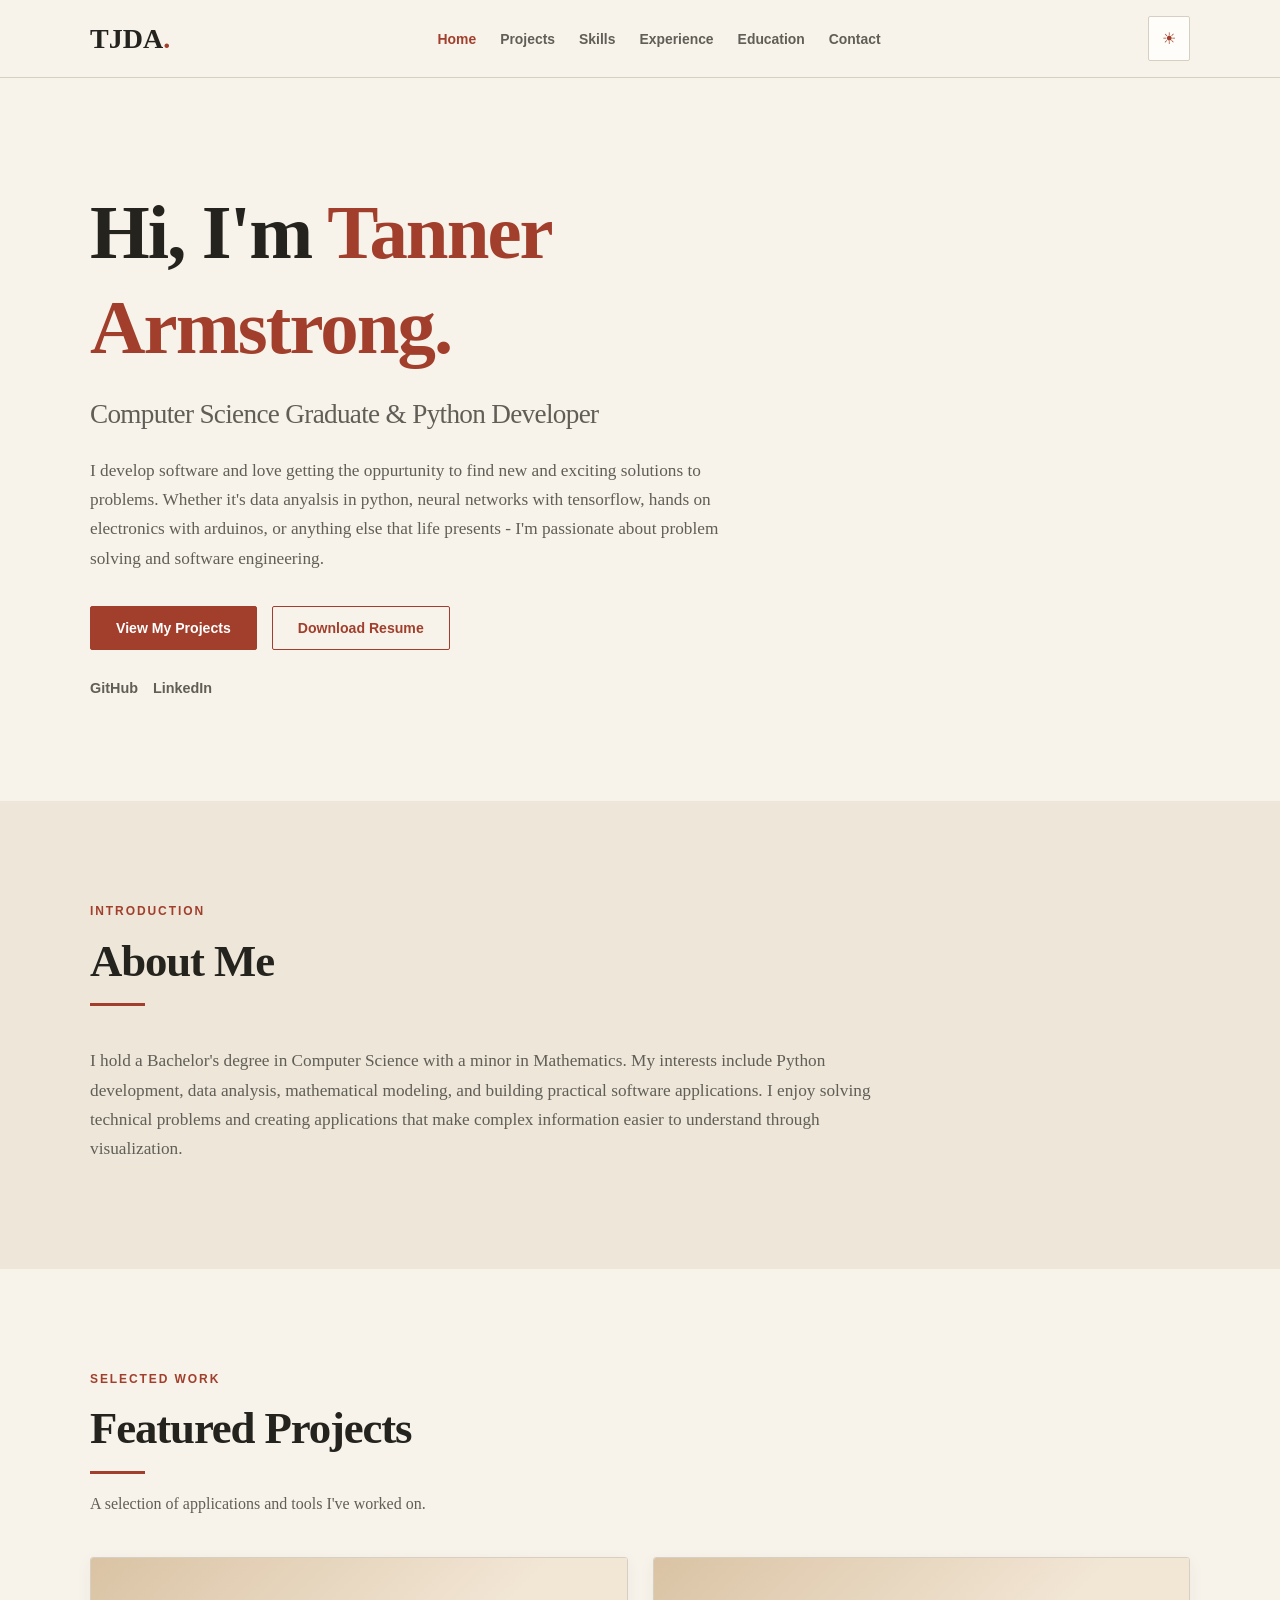
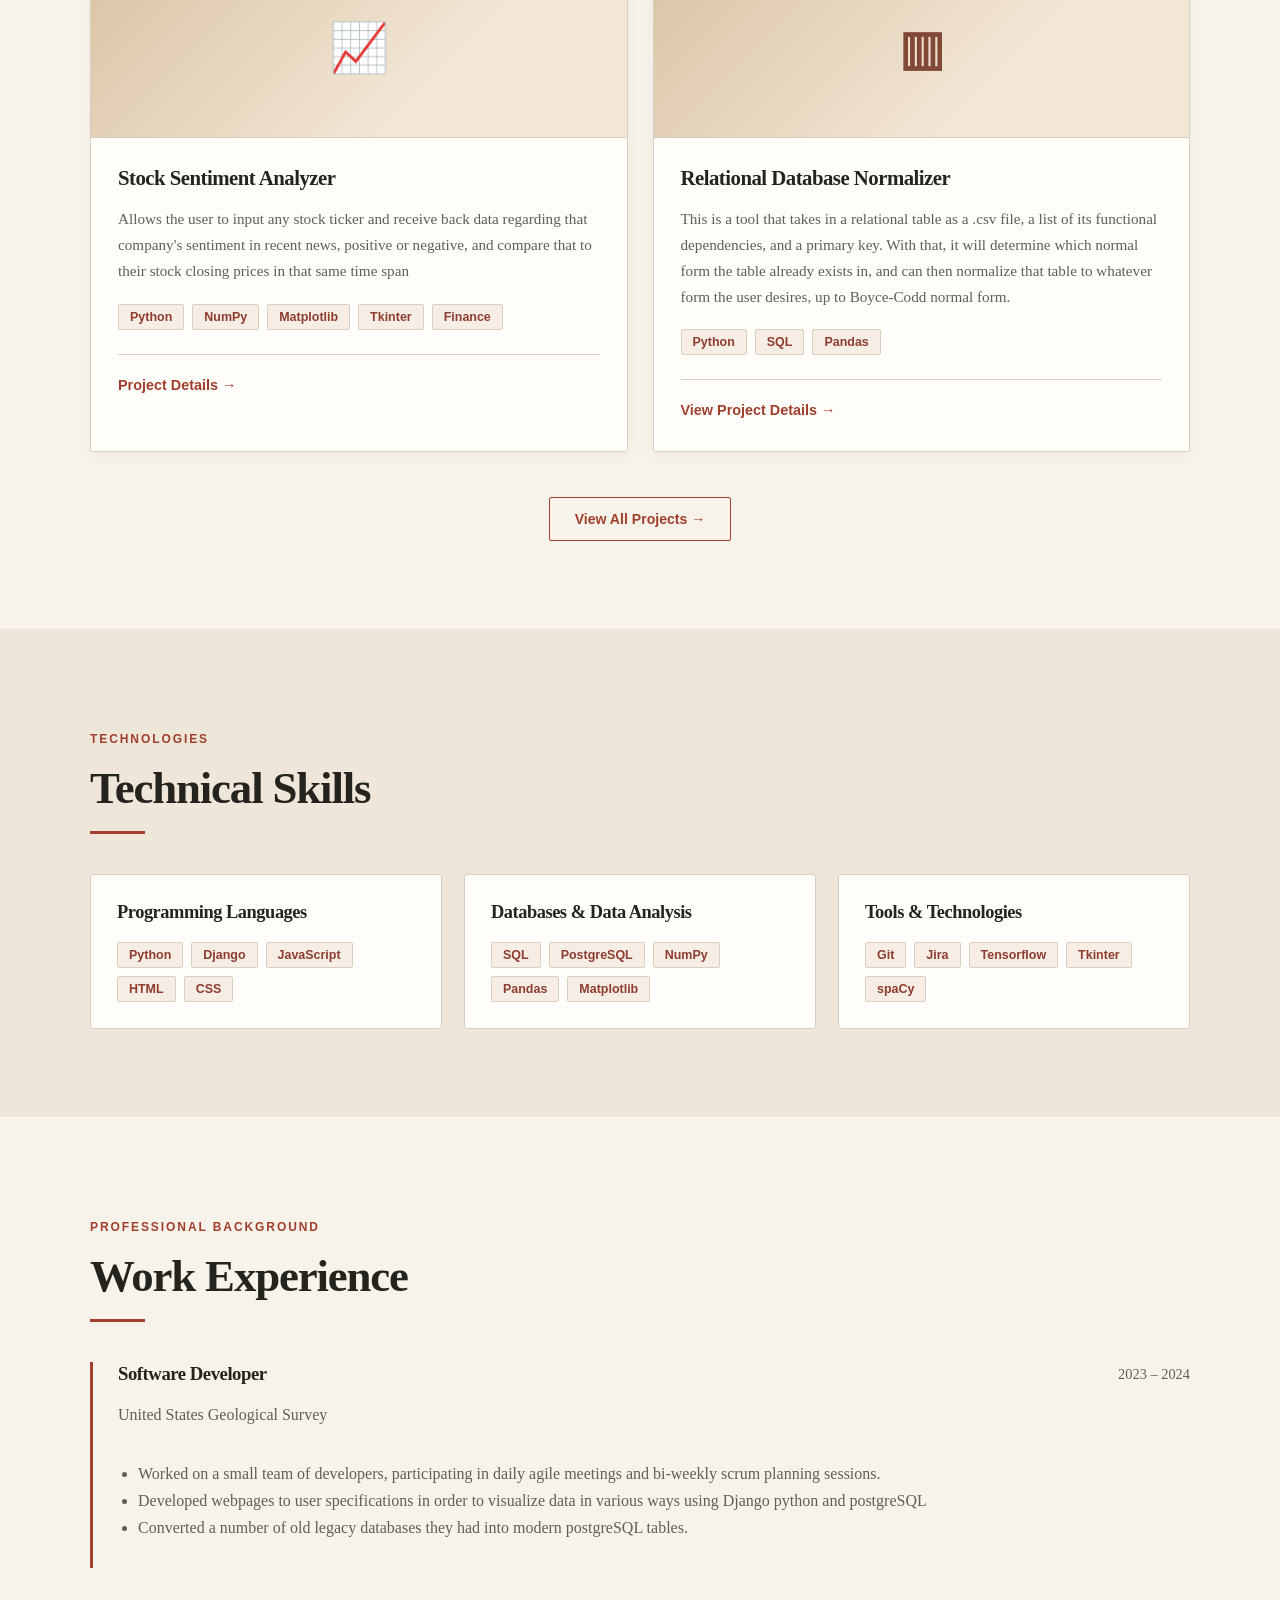
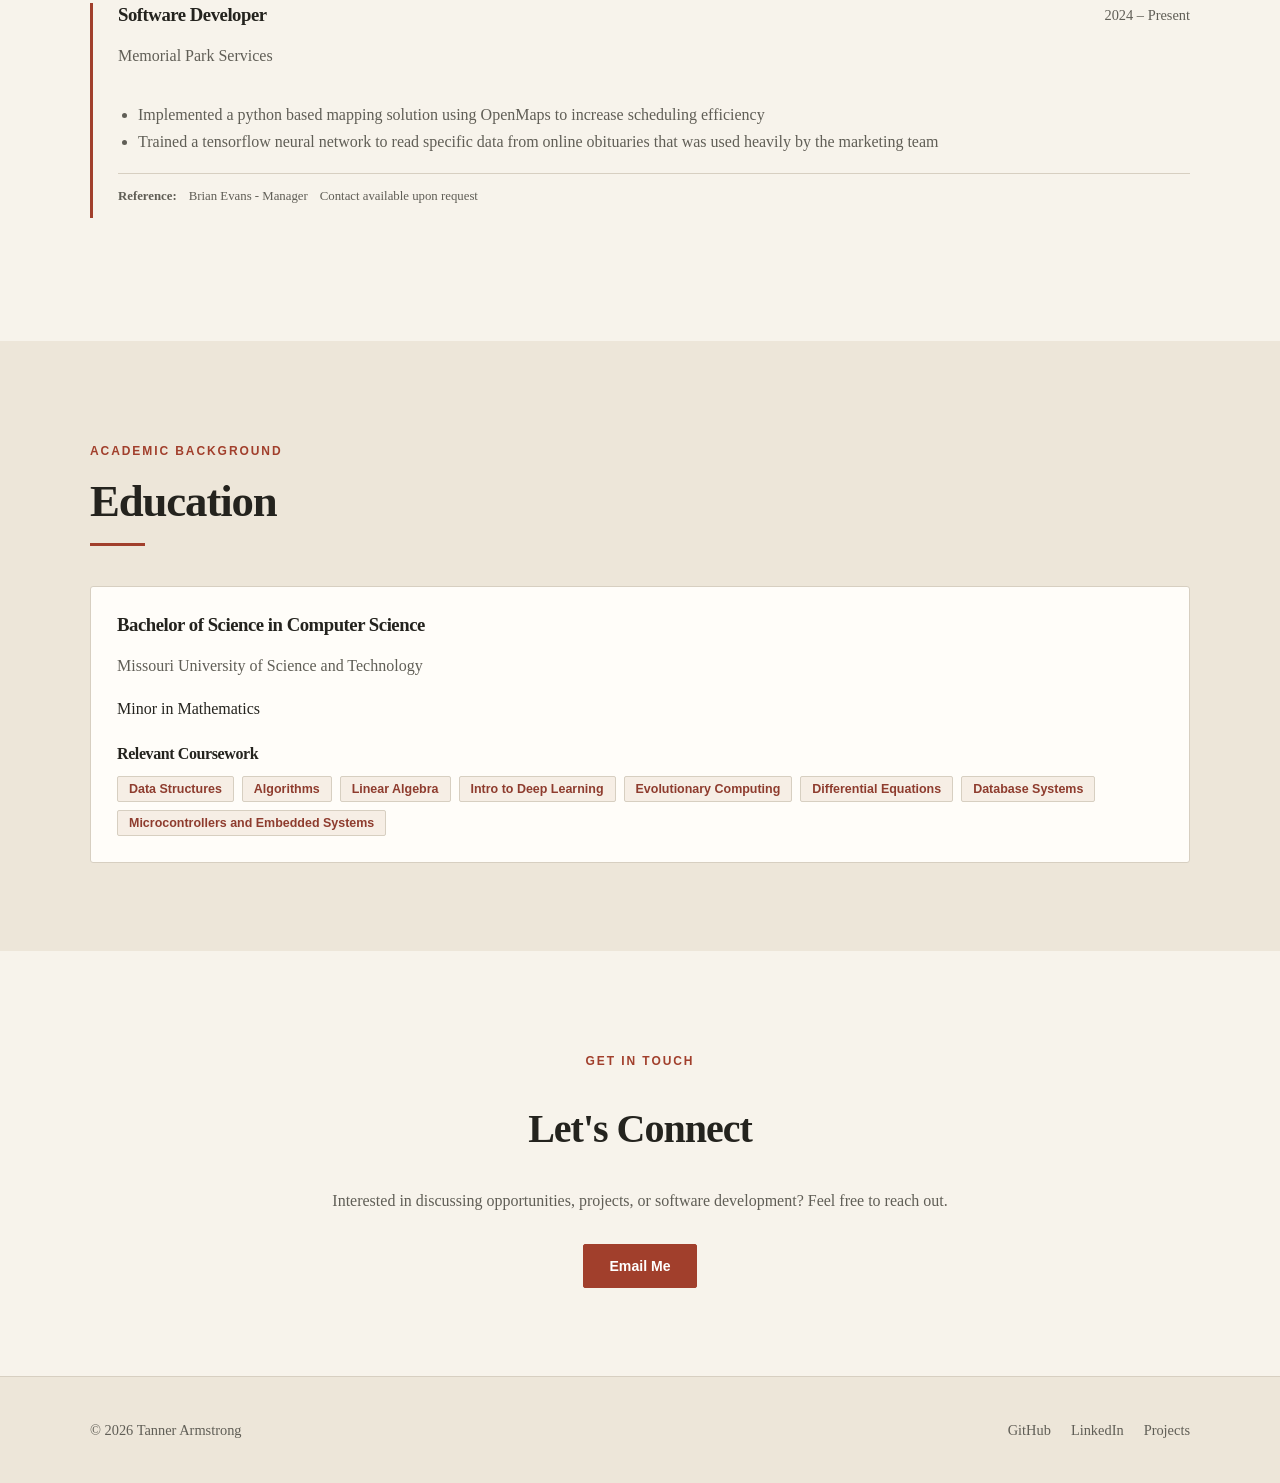
<file: index.html>
<!DOCTYPE html>
<html lang="en">
<head>
    <meta charset="UTF-8">
    <meta name="viewport" content="width=device-width, initial-scale=1.0">

    <meta name="description"
          content="Personal portfolio featuring Python development, data analysis, and software projects.">

    <title>Tanner Armstrong | Developer Portfolio</title>

    <link rel="stylesheet" href="css/style_cream.css">
    <script src="js/main.js" defer></script>
</head>

<body>

    <!-- NAVIGATION -->
    <header class="site-header">
        <nav class="navbar container" aria-label="Main navigation">

            <a href="index.html" class="logo">TJDA<span>.</span></a>

            <div class="nav-links">
                <a href="index.html" class="active" aria-current="page">Home</a>
                <a href="projects.html">Projects</a>
                <a href="#skills">Skills</a>
                <a href="#experience">Experience</a>
                <a href="#education">Education</a>
                <a href="#contact">Contact</a>
            </div>

            <button class="theme-toggle"
                    type="button"
                    aria-label="Toggle dark mode">
                ☀
            </button>

        </nav>
    </header>


    <main>

        <!-- HERO -->
        <section id="home" class="hero container">

            <div class="hero-content">

                <p class="eyebrow"></p>

                <h1>Hi, I'm <span>Tanner Armstrong.</span></h1>

                <h2>Computer Science Graduate & Python Developer</h2>

                <!--
                <p class="hero-description">
                    I develop software applications, explore mathematical
                    concepts through programming, and create tools for
                    data analysis and visualization.
                </p>
            -->

                <p class="hero-description">
                    I develop software and love getting the oppurtunity to find new and exciting
                    solutions to problems. Whether it's data anyalsis in python, neural networks with tensorflow,
                    hands on electronics with arduinos, or anything else that life presents - I'm passionate
                    about problem solving and software engineering.
                </p>

                <div class="hero-buttons">

                    <a href="projects.html" class="btn btn-primary">
                        View My Projects
                    </a>

                    <a href="assets/resume.pdf"
                       class="btn btn-outline"
                       download>
                        Download Resume
                    </a>

                </div>

                <div class="social-links">
                    <a href="https://github.com/tannerJDA"
                       target="_blank"
                       rel="noopener noreferrer">GitHub</a>

                    <a href="https://www.linkedin.com/in/tanner-jd-armstrong/"
                       target="_blank"
                       rel="noopener noreferrer">LinkedIn</a>
                </div>

            </div>

        </section>


        <!-- ABOUT -->
        <section id="about" class="section section-alt">

            <div class="container">

                <div class="section-heading">
                    <p class="eyebrow">INTRODUCTION</p>
                    <h2>About Me</h2>
                </div>

                <p class="about-text">
                    I hold a Bachelor's degree in Computer Science with
                    a minor in Mathematics. My interests include Python
                    development, data analysis, mathematical modeling,
                    and building practical software applications.

                    I enjoy solving technical problems and creating
                    applications that make complex information easier
                    to understand through visualization.
                </p>

            </div>

        </section>


        <!-- FEATURED PROJECTS -->
        <section id="projects" class="section">

            <div class="container">

                <div class="section-heading">
                    <p class="eyebrow">SELECTED WORK</p>
                    <h2>Featured Projects</h2>
                    <p>
                        A selection of applications and tools I've worked on.
                    </p>
                </div>

                <div class="project-grid">

                    <!-- PROJECT 1 
                    <article class="project-card">

                        <div class="project-image">
                            <span>🏈</span>
                        </div>

                        <div class="project-content">

                            <h3>NFL Player/Team Data Analysis Tool</h3>

                            <p>
                                Python application that downloads a plethora of up to date
                                NFL statistics and presents them to the user. Both overall
                                team and individual player statistics are present and broken
                                down season by season or week by week.
                            </p>

                            <div class="project-tags">
                                <span>Python</span>
                                <span>NumPy</span>
                                <span>Matplotlib</span>
                                <span>Tkinter</span>
                            </div>

                            <div class="project-links">
                                <a href="projects.html#waveform">
                                    Project Details →
                                </a>
                            </div>

                        </div>

                    </article>
                    -->

                    <article class="project-card">

                        <div class="project-image">
                            <span>📈</span>
                        </div>

                        <div class="project-content">

                            <h3>Stock Sentiment Analyzer</h3>

                            <p>
                                Allows the user to input any stock ticker and receive back data
                                regarding that company's sentiment in recent news, positive or negative,
                                and compare that to their stock closing prices in that same time span
                            </p>

                            <div class="project-tags">
                                <span>Python</span>
                                <span>NumPy</span>
                                <span>Matplotlib</span>
                                <span>Tkinter</span>
                                <span>Finance</span>
                            </div>

                            <div class="project-links">
                                <a href="projects.html#waveform">
                                    Project Details →
                                </a>
                            </div>

                        </div>

                    </article>


                    <!-- PROJECT 2 -->
                    <article class="project-card">

                        <div class="project-image">
                            <span>▥</span>
                        </div>

                        <div class="project-content">

                            <h3>Relational Database Normalizer</h3>

                            <p>
                                This is a tool that takes in a relational table as a .csv file,
                                a list of its functional dependencies, and a primary key. With that,
                                it will determine which normal form the table already exists in, and can
                                then normalize that table to whatever form the user desires, up to
                                Boyce-Codd normal form.
                            </p>

                            <div class="project-tags">
                                <span>Python</span>
                                <span>SQL</span>
                                <span>Pandas</span>
                            </div>

                            <div class="project-links">
                                <a href="projects/rdbms.html">
                                    View Project Details →
                                </a>
                            </div>

                        </div>

                    </article>

                </div>

                <div class="section-footer">
                    <a href="projects.html" class="btn btn-outline">
                        View All Projects →
                    </a>
                </div>

            </div>

        </section>


        <!-- TECHNICAL SKILLS -->
        <section id="skills" class="section section-alt">

            <div class="container">

                <div class="section-heading">
                    <p class="eyebrow">TECHNOLOGIES</p>
                    <h2>Technical Skills</h2>
                </div>

                <div class="skills-grid">

                    <div class="skill-group">
                        <h3>Programming Languages</h3>
                        <div class="skill-list">
                            <span>Python</span>
                            <span>Django</span>
                            <span>JavaScript</span>
                            <span>HTML</span>
                            <span>CSS</span>
                        </div>
                    </div>
                    
                    <!--
                    <div class="skill-group">
                        <h3>Data & Visualization</h3>
                        <div class="skill-list">
                            <span>NumPy</span>
                            <span>Pandas</span>
                            <span>Matplotlib</span>
                            <span>Excel</span>
                        </div>
                    </div>
                    -->

                    <div class="skill-group">
                        <h3>Databases & Data Analysis</h3>

                        <div class="skill-list">
                            <span>SQL</span>
                            <span>PostgreSQL</span>
                            <span>NumPy</span>
                            <span>Pandas</span>
                            <span>Matplotlib</span>
                        </div>
                    </div>

                    <div class="skill-group">
                        <h3>Tools & Technologies</h3>
                        <div class="skill-list">
                            <span>Git</span>
                            <span>Jira</span>
                            <span>Tensorflow</span>
                            <span>Tkinter</span>
                            <span>spaCy</span>
        
                        </div>
                    </div>

                </div>

            </div>

        </section>


        <!-- WORK EXPERIENCE -->
        <section id="experience" class="section">

            <div class="container">

                <div class="section-heading">
                    <p class="eyebrow">PROFESSIONAL BACKGROUND</p>
                    <h2>Work Experience</h2>
                </div>

                <div class="timeline">

                    <article class="timeline-item">

                        <div class="timeline-header">
                            <div>
                                <h3>Software Developer</h3>
                                <p class="organization">United States Geological Survey</p>
                            </div>

                            <span class="timeline-date">
                                2023 – 2024
                            </span>
                        </div>

                        <ul>
                            <li>
                                Worked on a small team of developers, participating in daily agile meetings and bi-weekly scrum planning sessions.
                            </li>
                            <li>
                                Developed webpages to user specifications in order to visualize data in various ways using Django python
                                and postgreSQL
                            </li>
                            <li>
                                Converted a number of old legacy databases they had into modern postgreSQL tables.
                            </li>
                        </ul>

                    </article>

                    <article class="timeline-item">

                        <div class="timeline-header">
                            <div>
                                <h3>Software Developer</h3>
                                <p class="organization">Memorial Park Services</p>
                            </div>

                            <span class="timeline-date">
                                2024 – Present
                            </span>
                        </div>

                        <ul>
                            <li>
                                Implemented a python based mapping solution using OpenMaps to increase scheduling efficiency
                            </li>
                            <li>
                                Trained a tensorflow neural network to read specific data from online obituaries that was
                                used heavily by the marketing team
                            </li>
                        </ul>

                        <!-- Reference Information -->
                        <div class="work-reference">
                            <span class="reference-label">Reference:</span>
                            <span>Brian Evans - Manager</span>
                            <span>Contact available upon request</span>
                        </div>

                    </article>


                </div>

            </div>

        </section>


        <!-- EDUCATION -->
        <section id="education" class="section section-alt">

            <div class="container">

                <div class="section-heading">
                    <p class="eyebrow">ACADEMIC BACKGROUND</p>
                    <h2>Education</h2>
                </div>

                <div class="education-card">

                    <h3>Bachelor of Science in Computer Science</h3>

                    <p class="organization">Missouri University of Science and Technology</p>

                    <p>Minor in Mathematics</p>

                    <h4>Relevant Coursework</h4>

                    <div class="skill-list">
                        <span>Data Structures</span>
                        <span>Algorithms</span>
                        <span>Linear Algebra</span>
                        <span>Intro to Deep Learning</span>
                        <span>Evolutionary Computing</span>
                        <span>Differential Equations</span>
                        <span>Database Systems</span>
                        <span>Microcontrollers and Embedded Systems</span>
                    </div>

                </div>

            </div>

        </section>


        <!-- CONTACT -->
        <section id="contact" class="section">

            <div class="container contact-section">

                <p class="eyebrow">GET IN TOUCH</p>

                <h2>Let's Connect</h2>

                <p>
                    Interested in discussing opportunities, projects,
                    or software development? Feel free to reach out.
                </p>

                <a href="mailto:you@example.com"
                   class="btn btn-primary">
                    Email Me
                </a>

            </div>

        </section>

    </main>


    <!-- FOOTER -->
    <footer class="site-footer">

        <div class="container footer-content">

            <p>© <span id="year"></span> Tanner Armstrong</p>

            <div class="footer-links">
                <a href="https://github.com/tannerJDA">GitHub</a>
                <a href="https://www.linkedin.com/in/tanner-jd-armstrong/">LinkedIn</a>
                <a href="projects.html">Projects</a>
            </div>

        </div>

    </footer>

</body>
</html>
</file>
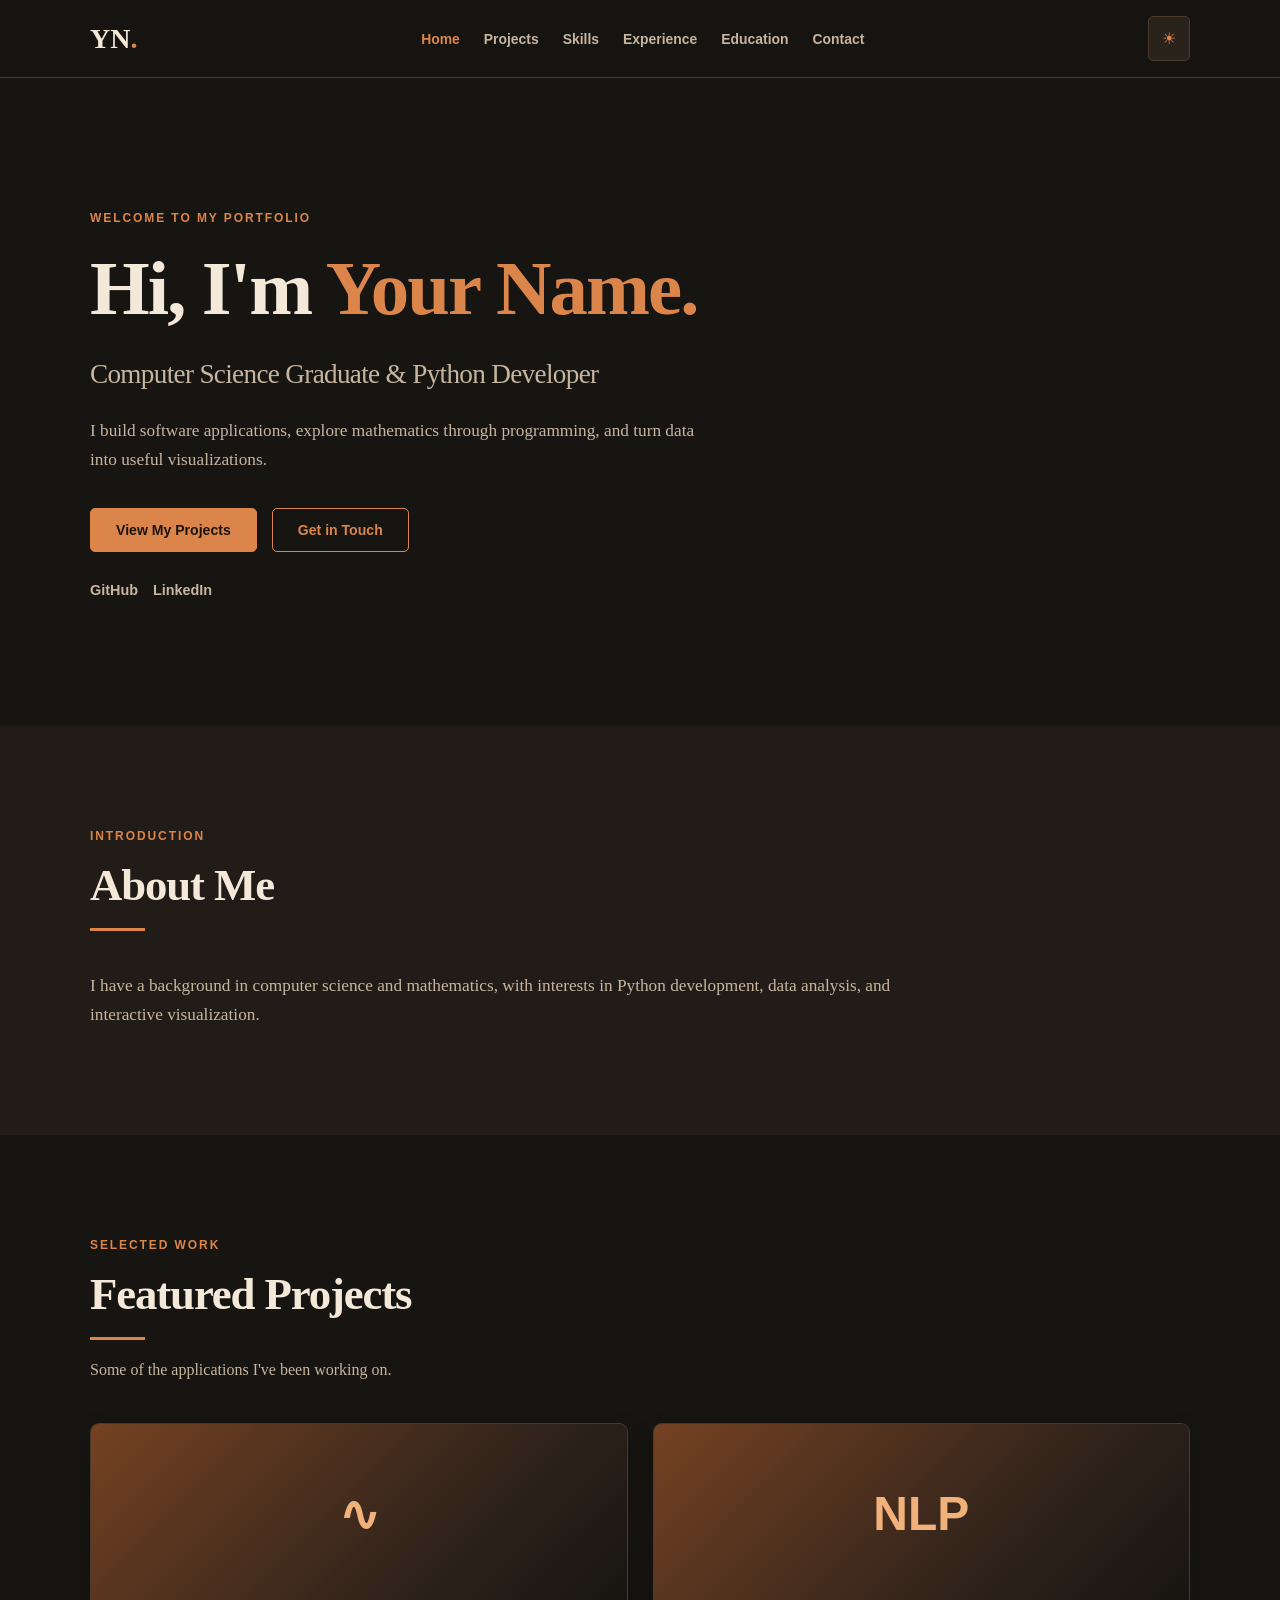
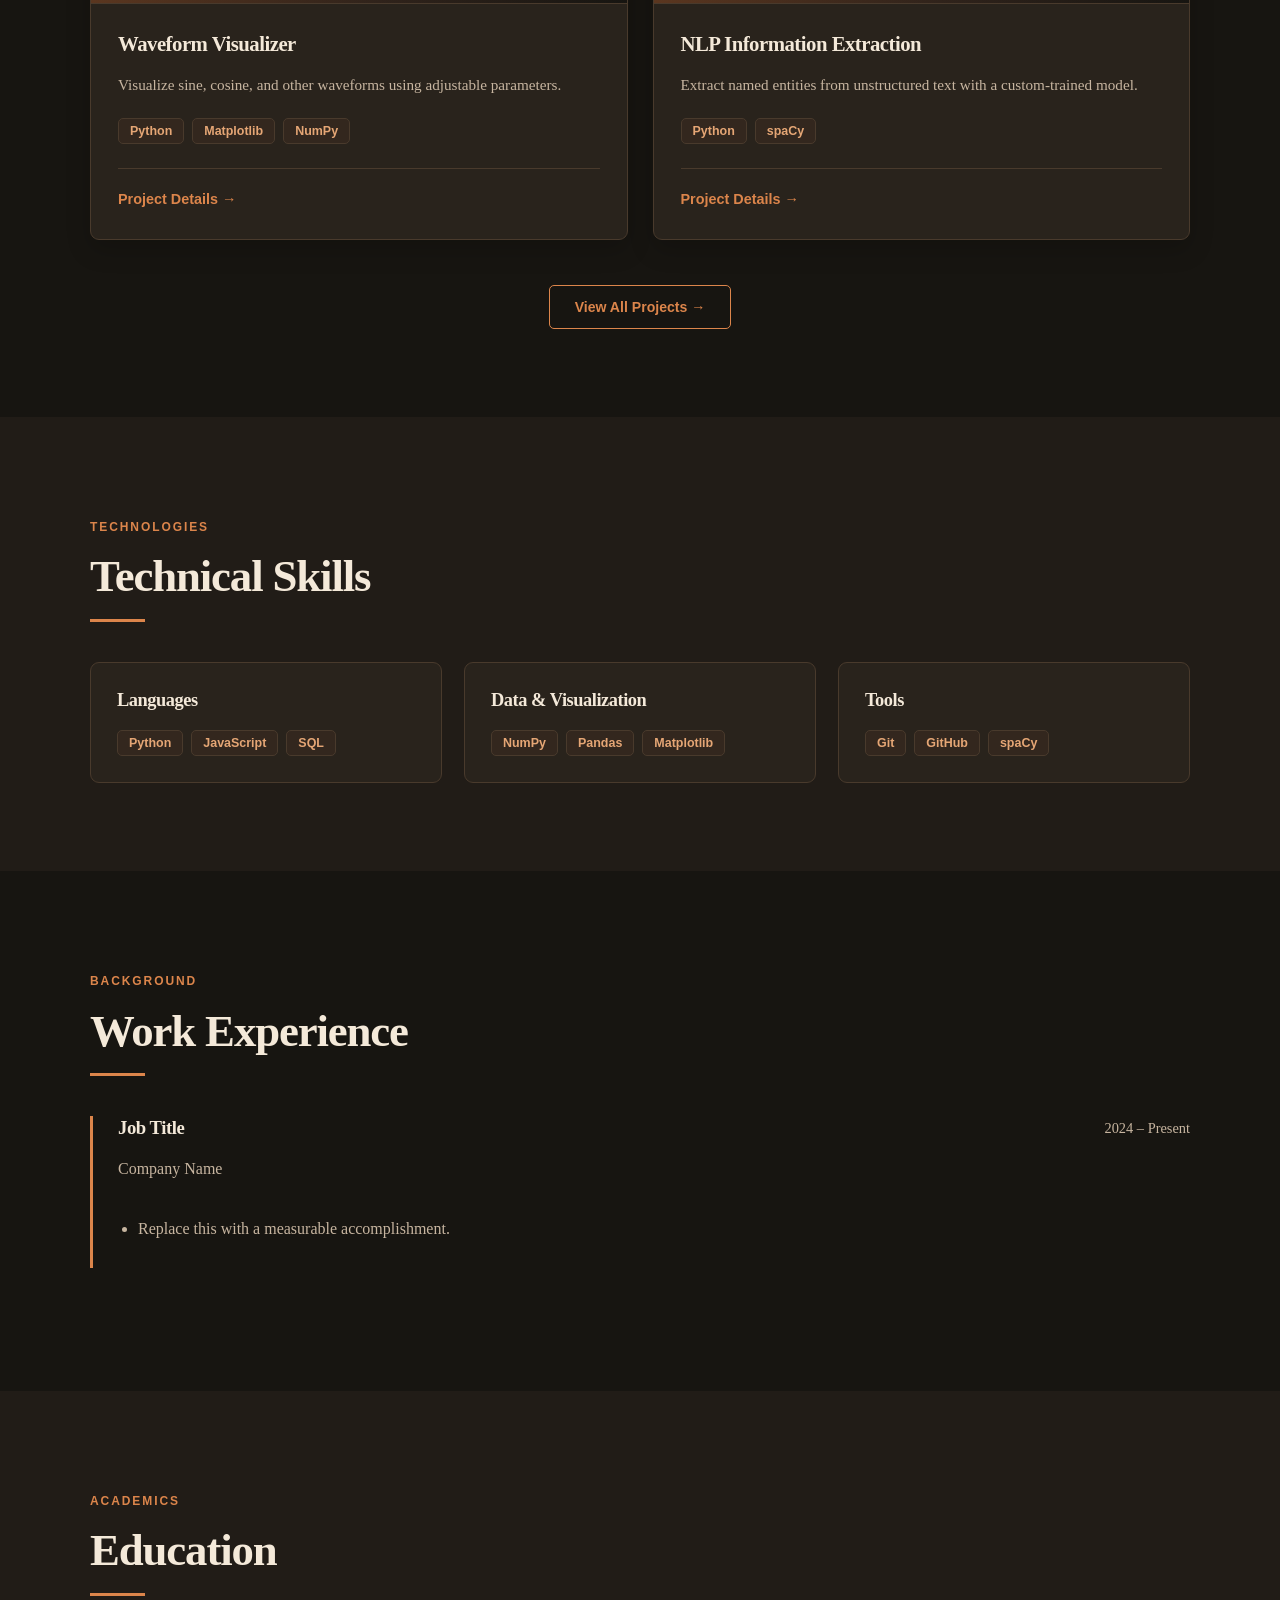
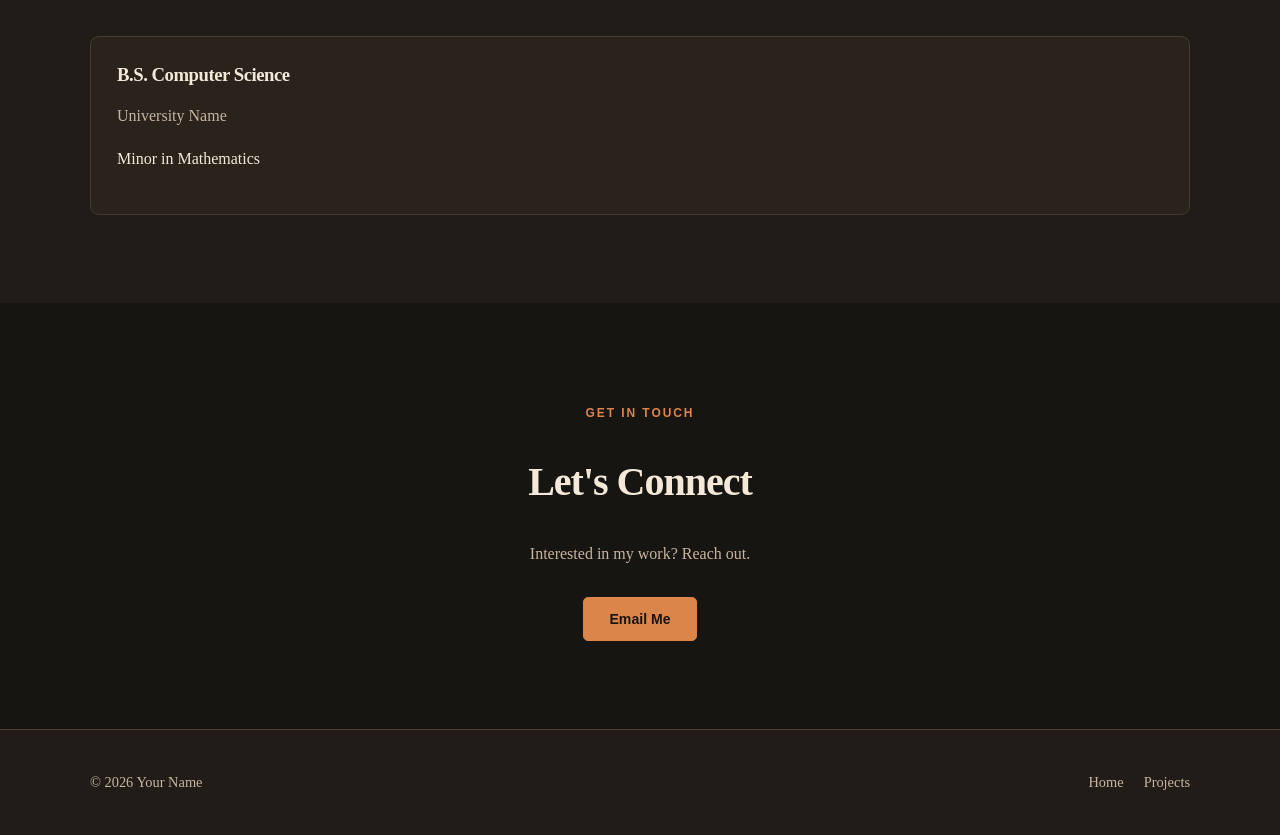
<file: css/portfolio_complete_theme_examples/01_rustic_ember/index.html>
<!doctype html>
<html lang="en">
<head>
  <meta charset="UTF-8">
  <meta name="viewport" content="width=device-width, initial-scale=1">
  <title>Your Name | Portfolio</title>
  <link rel="stylesheet" href="./css/style.css">
  <script src="./js/main.js" defer></script>
</head>
<body>
<header class="site-header"><nav class="navbar container">
  <a class="logo" href="./index.html">YN<span>.</span></a>
  <div class="nav-links">
    <a class="active" href="./index.html">Home</a>
    <a href="./projects.html">Projects</a>
    <a href="#skills">Skills</a>
    <a href="#experience">Experience</a>
    <a href="#education">Education</a>
    <a href="#contact">Contact</a>
  </div>
  <button class="theme-toggle" type="button" aria-label="Toggle theme">☀</button>
</nav></header>
<main>
<section class="hero container" id="home"><div class="hero-content">
  <p class="eyebrow">WELCOME TO MY PORTFOLIO</p>
  <h1>Hi, I'm <span>Your Name.</span></h1>
  <h2>Computer Science Graduate & Python Developer</h2>
  <p class="hero-description">I build software applications, explore mathematics through programming, and turn data into useful visualizations.</p>
  <div class="hero-buttons"><a class="btn btn-primary" href="./projects.html">View My Projects</a><a class="btn btn-outline" href="#contact">Get in Touch</a></div>
  <div class="social-links"><a href="https://github.com/">GitHub</a><a href="https://linkedin.com/">LinkedIn</a></div>
</div></section>
<section id="about" class="section section-alt"><div class="container">
  <div class="section-heading"><p class="eyebrow">INTRODUCTION</p><h2>About Me</h2></div>
  <p class="about-text">I have a background in computer science and mathematics, with interests in Python development, data analysis, and interactive visualization.</p>
</div></section>
<section id="projects" class="section"><div class="container">
  <div class="section-heading"><p class="eyebrow">SELECTED WORK</p><h2>Featured Projects</h2><p>Some of the applications I've been working on.</p></div>
  <div class="project-grid">
    <article class="project-card"><div class="project-image"><span>∿</span></div><div class="project-content"><h3>Waveform Visualizer</h3><p>Visualize sine, cosine, and other waveforms using adjustable parameters.</p><div class="project-tags"><span>Python</span><span>Matplotlib</span><span>NumPy</span></div><div class="project-links"><a href="./projects.html#waveform">Project Details →</a></div></div></article>
    <article class="project-card"><div class="project-image"><span>NLP</span></div><div class="project-content"><h3>NLP Information Extraction</h3><p>Extract named entities from unstructured text with a custom-trained model.</p><div class="project-tags"><span>Python</span><span>spaCy</span></div><div class="project-links"><a href="./projects.html#nlp">Project Details →</a></div></div></article>
  </div><div class="section-footer"><a class="btn btn-outline" href="./projects.html">View All Projects →</a></div>
</div></section>
<section id="skills" class="section section-alt"><div class="container">
  <div class="section-heading"><p class="eyebrow">TECHNOLOGIES</p><h2>Technical Skills</h2></div>
  <div class="skills-grid">
    <div class="skill-group"><h3>Languages</h3><div class="skill-list"><span>Python</span><span>JavaScript</span><span>SQL</span></div></div>
    <div class="skill-group"><h3>Data & Visualization</h3><div class="skill-list"><span>NumPy</span><span>Pandas</span><span>Matplotlib</span></div></div>
    <div class="skill-group"><h3>Tools</h3><div class="skill-list"><span>Git</span><span>GitHub</span><span>spaCy</span></div></div>
  </div>
</div></section>
<section id="experience" class="section"><div class="container"><div class="section-heading"><p class="eyebrow">BACKGROUND</p><h2>Work Experience</h2></div>
  <div class="timeline"><article class="timeline-item"><div class="timeline-header"><div><h3>Job Title</h3><p class="organization">Company Name</p></div><span class="timeline-date">2024 – Present</span></div><ul><li>Replace this with a measurable accomplishment.</li></ul></article></div>
</div></section>
<section id="education" class="section section-alt"><div class="container"><div class="section-heading"><p class="eyebrow">ACADEMICS</p><h2>Education</h2></div><div class="education-card"><h3>B.S. Computer Science</h3><p class="organization">University Name</p><p>Minor in Mathematics</p></div></div></section>
<section id="contact" class="section"><div class="container contact-section"><p class="eyebrow">GET IN TOUCH</p><h2>Let's Connect</h2><p>Interested in my work? Reach out.</p><a class="btn btn-primary" href="mailto:you@example.com">Email Me</a></div></section>
</main>
<footer class="site-footer"><div class="container footer-content"><p>© <span id="year"></span> Your Name</p><div class="footer-links"><a href="./index.html">Home</a><a href="./projects.html">Projects</a></div></div></footer>
</body></html>
</file>
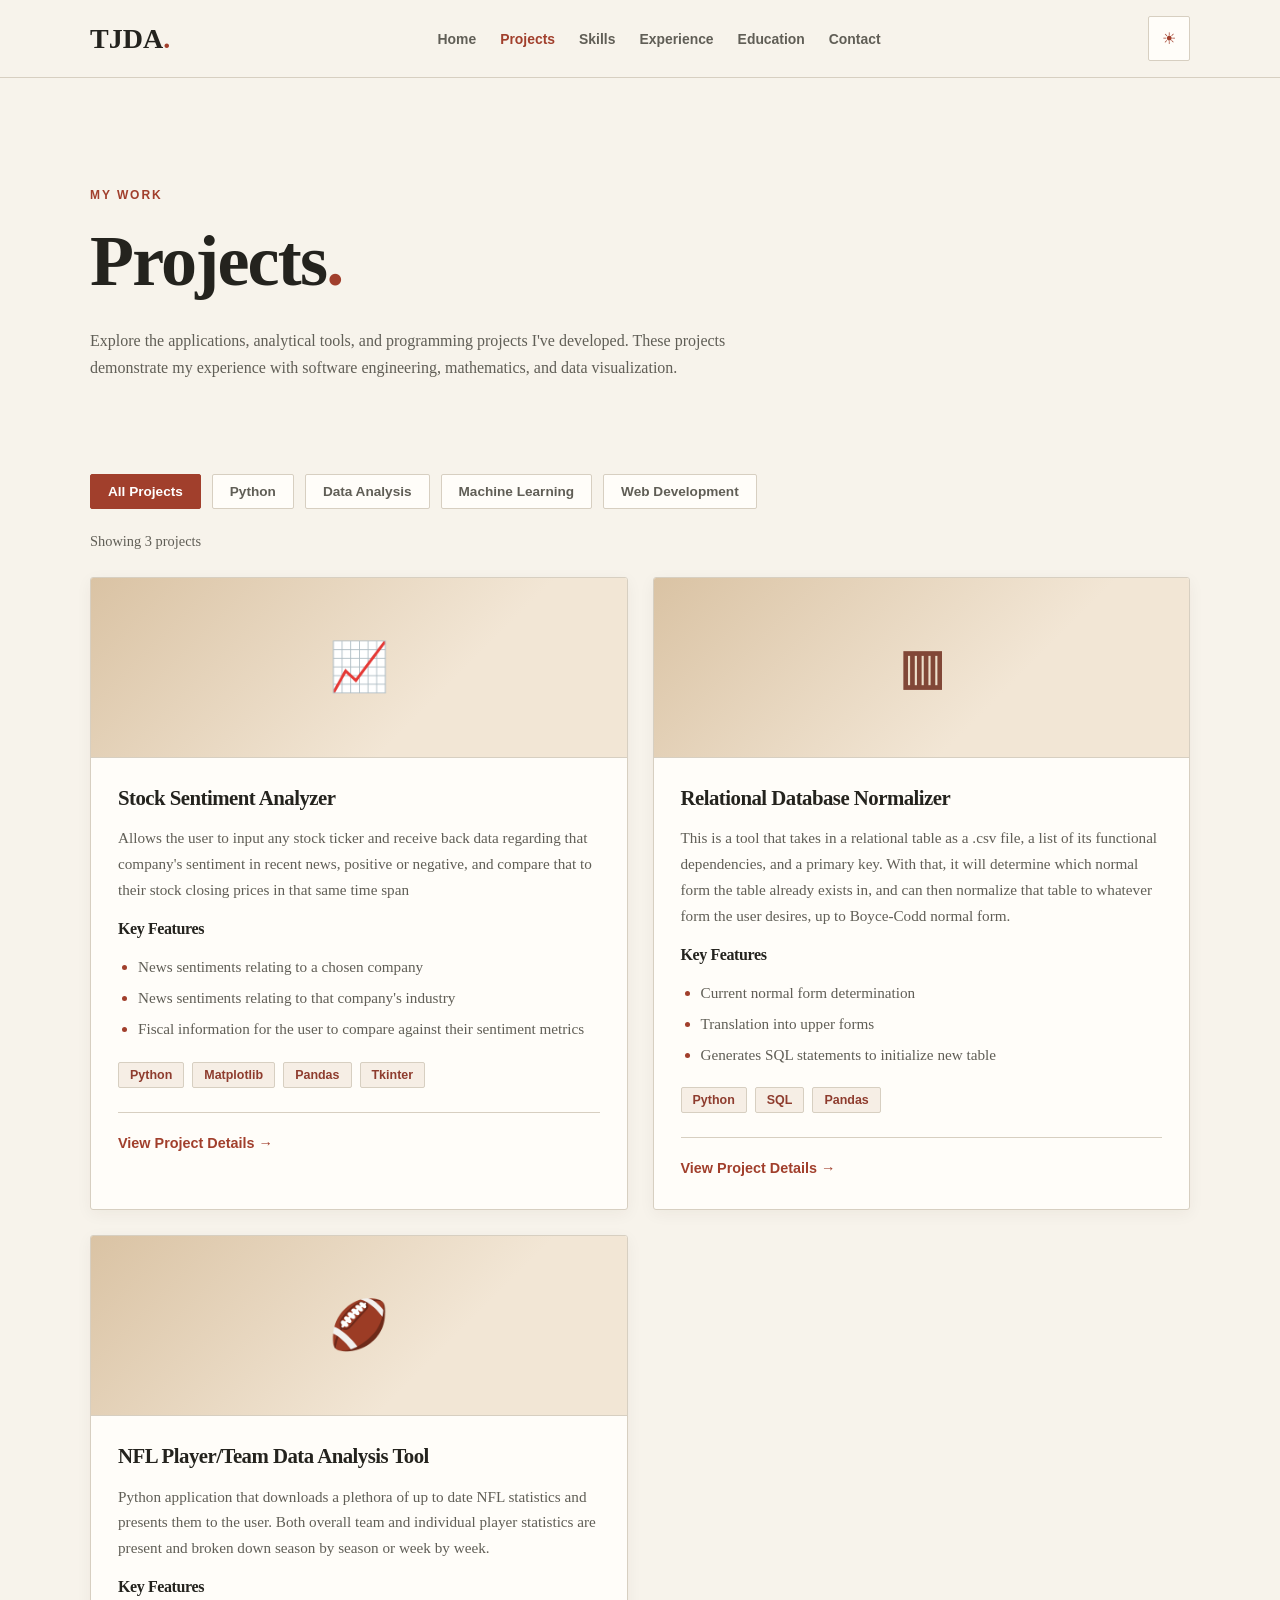
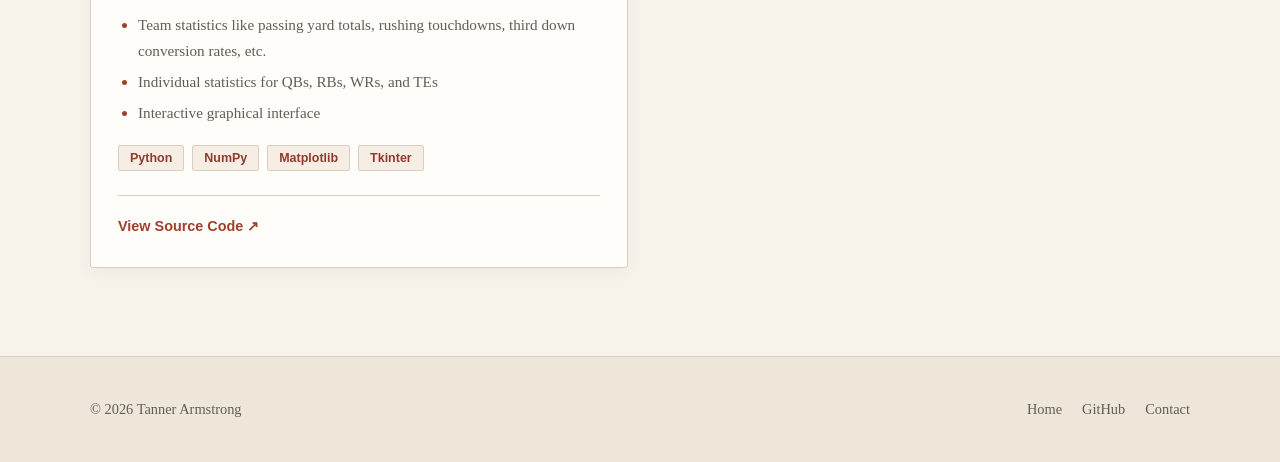
<file: projects.html>
<!DOCTYPE html>
<html lang="en">
<head>
    <meta charset="UTF-8">
    <meta name="viewport" content="width=device-width, initial-scale=1.0">

    <meta name="description"
          content="Explore my Python, data analysis, and software development projects.">

    <title>Projects | Tanner Armstrong</title>

    <link rel="stylesheet" href="css/style_cream.css">
    <script src="js/main.js" defer></script>
</head>

<body>

    <!-- NAVIGATION -->
    <header class="site-header">
        <nav class="navbar container" aria-label="Main navigation">

            <a href="index.html" class="logo">TJDA<span>.</span></a>

            <div class="nav-links">
                <a href="index.html">Home</a>
                <a href="projects.html"
                   class="active"
                   aria-current="page">Projects</a>
                <a href="index.html#skills">Skills</a>
                <a href="index.html#experience">Experience</a>
                <a href="index.html#education">Education</a>
                <a href="index.html#contact">Contact</a>
            </div>

            <button class="theme-toggle"
                    type="button"
                    aria-label="Toggle dark mode">
                ☀
            </button>

        </nav>
    </header>


    <main>

        <!-- PAGE INTRODUCTION -->
        <section class="page-hero container">

            <p class="eyebrow">MY WORK</p>

            <h1>Projects<span>.</span></h1>

            <p>
                Explore the applications, analytical tools, and
                programming projects I've developed. These projects
                demonstrate my experience with software engineering,
                mathematics, and data visualization.
            </p>

        </section>


        <!-- PROJECT COLLECTION -->
        <section class="section projects-section">

            <div class="container">

                <!-- FILTER BUTTONS -->
                <div class="project-filters"
                     role="group"
                     aria-label="Filter projects">

                    <button class="filter-btn active"
                            data-filter="all"
                            aria-pressed="true">
                        All Projects
                    </button>

                    <button class="filter-btn"
                            data-filter="python"
                            aria-pressed="false">
                        Python
                    </button>

                    <button class="filter-btn"
                            data-filter="data"
                            aria-pressed="false">
                        Data Analysis
                    </button>

                    <button class="filter-btn"
                            data-filter="machine-learning"
                            aria-pressed="false">
                        Machine Learning
                    </button>

                    <button class="filter-btn"
                            data-filter="web"
                            aria-pressed="false">
                        Web Development
                    </button>

                </div>

                <p class="project-count" aria-live="polite"></p>


                <div class="project-grid">

                    <!-- Stock Sentiment Analyzer -->
                    <article
                        id="stock"
                        class="project-card"
                        data-category="python Matplotlib finance"
                    >

                        <div class="project-image">
                            <span>📈</span>
                        </div>

                        <div class="project-content">

                            <h2>Stock Sentiment Analyzer</h2>

                            <p>
                                Allows the user to input any stock ticker and receive back data
                                regarding that company's sentiment in recent news, positive or negative,
                                and compare that to their stock closing prices in that same time span
                            </p>

                            <h3>Key Features</h3>

                            <ul class="feature-list">
                                <li>News sentiments relating to a chosen company</li>
                                <li>News sentiments relating to that company's industry</li>
                                <li>Fiscal information for the user to compare against their sentiment metrics</li>
                            </ul>

                            <div class="project-tags">
                                <span>Python</span>
                                <span>Matplotlib</span>
                                <span>Pandas</span>
                                <span>Tkinter</span>
                            </div>

                            <div class="project-links">
                                <a href="projects/stock_sent.html">
                                    View Project Details →
                                </a>
                            </div>

                        </div>

                    </article>

                    <!-- RDBMS Normalizer -->
                    <article
                        id="rdbms"
                        class="project-card"
                        data-category="python sql"
                    >

                        <div class="project-image">
                            <span>▥</span>
                        </div>

                        <div class="project-content">

                            <h2>Relational Database Normalizer</h2>

                            <p>
                                This is a tool that takes in a relational table as a .csv file,
                                a list of its functional dependencies, and a primary key. With that,
                                it will determine which normal form the table already exists in, and can
                                then normalize that table to whatever form the user desires, up to
                                Boyce-Codd normal form.
                            </p>

                            <h3>Key Features</h3>

                            <ul class="feature-list">
                                <li>Current normal form determination</li>
                                <li>Translation into upper forms</li>
                                <li>Generates SQL statements to initialize new table</li>
                            </ul>

                            <div class="project-tags">
                                <span>Python</span>
                                <span>SQL</span>
                                <span>Pandas</span>
                            </div>

                            <div class="project-links">
                                <a href="projects/rdbms.html">
                                    View Project Details →
                                </a>
                            </div>

                        </div>

                    </article>

                    <!-- Football Analytics -->
                    <article
                        id="nfl"
                        class="project-card"
                        data-category="python"
                    >

                        <div class="project-image">
                            <span>🏈</span>
                        </div>

                        <div class="project-content">

                            <h2>NFL Player/Team Data Analysis Tool</h2>

                            <p>
                                Python application that downloads a plethora of up to date
                                NFL statistics and presents them to the user. Both overall
                                team and individual player statistics are present and broken
                                down season by season or week by week.
                            </p>

                            <h3>Key Features</h3>

                            <ul class="feature-list">
                                <li>Team statistics like passing yard totals, rushing touchdowns, third down conversion rates, etc.</li>
                                <li>Individual statistics for QBs, RBs, WRs, and TEs</li>
                                <li>Interactive graphical interface</li>
                            </ul>

                            <div class="project-tags">
                                <span>Python</span>
                                <span>NumPy</span>
                                <span>Matplotlib</span>
                                <span>Tkinter</span>
                            </div>

                            <div class="project-links">
                                <a href="https://github.com/tannerJDA/nfl_statistics"
                                   target="_blank"
                                   rel="noopener noreferrer">
                                    View Source Code ↗
                                </a>
                            </div>

                        </div>

                    </article>


                    <!-- PORTFOLIO WEBSITE
                    <article
                        id="portfolio"
                        class="project-card"
                        data-category="web"
                    >

                        <div class="project-image">
                            <span>&lt;/&gt;</span>
                        </div>

                        <div class="project-content">

                            <h2>Personal Portfolio Website</h2>

                            <p>
                                A responsive personal website built with
                                HTML, CSS, and JavaScript to showcase
                                projects, education, and professional
                                experience.
                            </p>

                            <h3>Key Features</h3>

                            <ul class="feature-list">
                                <li>Responsive page layouts</li>
                                <li>Interactive project filtering</li>
                                <li>Dark and light themes</li>
                                <li>GitHub Pages deployment</li>
                            </ul>

                            <div class="project-tags">
                                <span>HTML</span>
                                <span>CSS</span>
                                <span>JavaScript</span>
                            </div>

                            <div class="project-links">
                                <a href="https://github.com/USERNAME/REPOSITORY"
                                   target="_blank"
                                   rel="noopener noreferrer">
                                    View Source Code ↗
                                </a>
                            </div>

                        </div>

                    </article>
                     -->

                </div>

            </div>

        </section>

    </main>


    <!-- FOOTER -->
    <footer class="site-footer">

        <div class="container footer-content">

            <p>© <span id="year"></span> Tanner Armstrong</p>

            <div class="footer-links">
                <a href="index.html">Home</a>
                <a href="https://github.com/USERNAME">GitHub</a>
                <a href="index.html#contact">Contact</a>
            </div>

        </div>

    </footer>

</body>
</html>
</file>
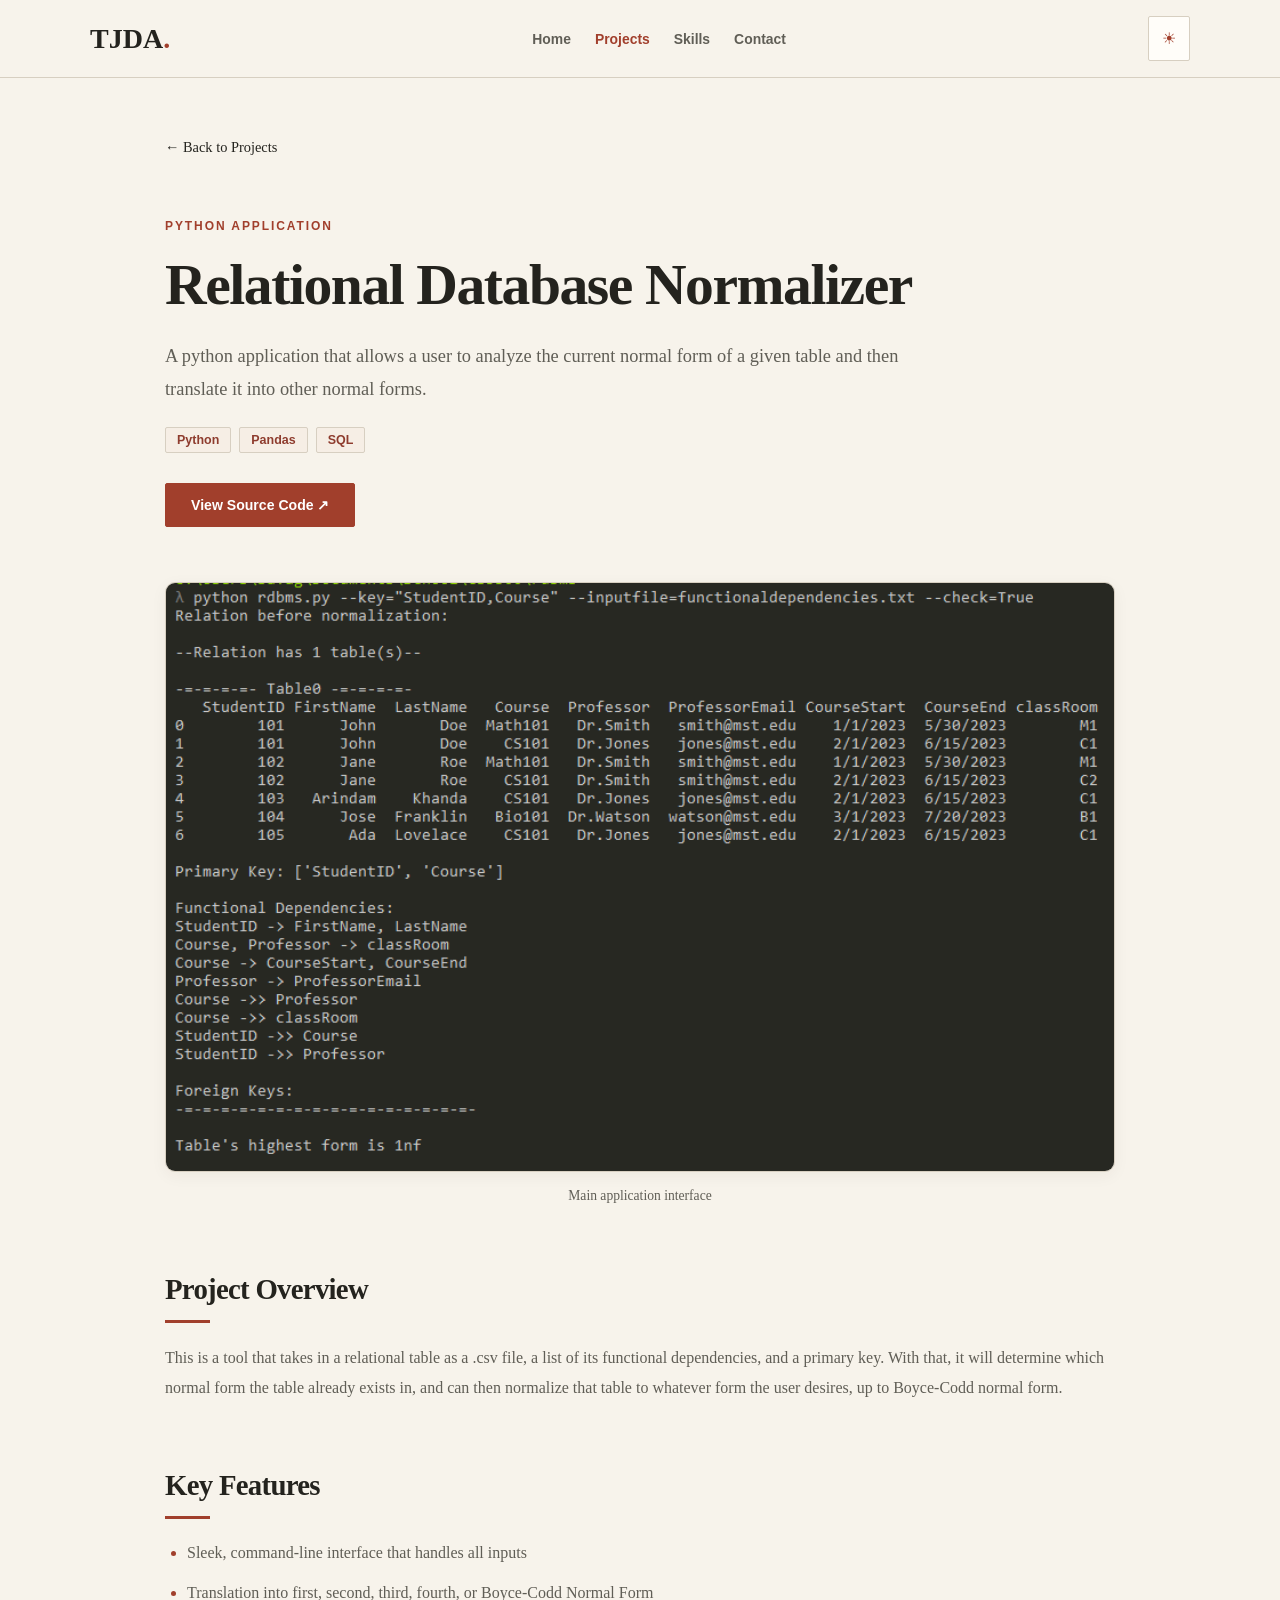
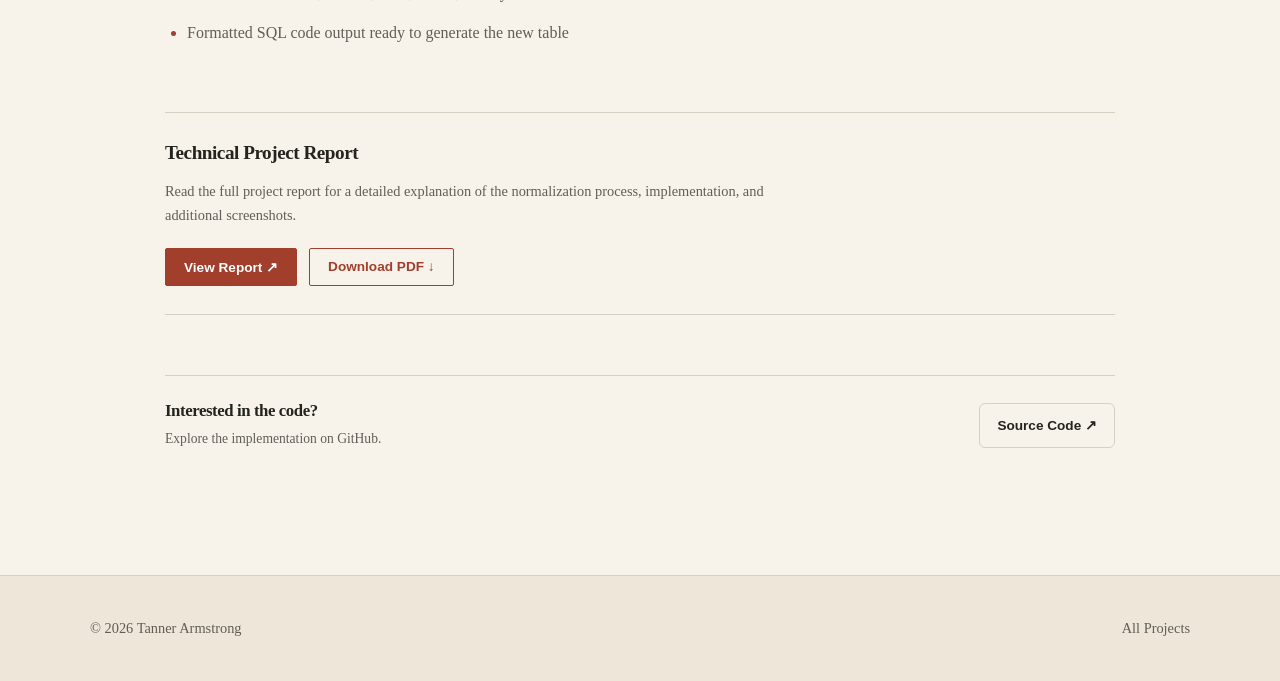
<file: projects/rdbms.html>
<!DOCTYPE html>
<html lang="en">
<head>
    <meta charset="UTF-8">
    <meta name="viewport"
          content="width=device-width, initial-scale=1.0">

    <title>Relational Database Normalizer | Portfolio</title>

    <link rel="stylesheet" href="../css/style_cream.css">
    <link rel="stylesheet" href="../css/project-detail.css">

    <script src="../js/main.js" defer></script>
</head>

<body>

    <!-- NAVIGATION -->
    <header class="site-header">
        <nav class="navbar container">

            <a href="../index.html" class="logo">
                TJDA<span>.</span>
            </a>

            <div class="nav-links">
                <a href="../index.html">Home</a>
                <a href="../projects.html"
                   class="active">Projects</a>
                <a href="../index.html#skills">Skills</a>
                <a href="../index.html#contact">Contact</a>
            </div>

            <button class="theme-toggle"
                    type="button"
                    aria-label="Toggle dark mode">
                ☀
            </button>

        </nav>
    </header>


    <main class="project-detail container">

        <!-- BACK LINK -->
        <a href="../projects.html" class="back-link">
            ← Back to Projects
        </a>


        <!-- PROJECT HEADER -->
        <section class="detail-header">

            <p class="eyebrow">
                PYTHON APPLICATION
            </p>

            <h1>Relational Database Normalizer</h1>

            <p class="detail-summary">
                A python application that allows a user to analyze the current normal form of a given
                table and then translate it into other normal forms.
            </p>

            <div class="project-tags">
                <span>Python</span>
                <span>Pandas</span>
                <span>SQL</span>
            </div>

            <div class="detail-actions">
                <a href="https://github.com/tannerJDA/RDBMS_Normalizer"
                   class="btn btn-primary"
                   target="_blank"
                   rel="noopener noreferrer">
                    View Source Code ↗
                </a>
            </div>

        </section>


        <!-- MAIN SCREENSHOT -->
        <section class="detail-section">

            <figure class="hero-screenshot">

                <img
                    src="../assets/images/rdbms/hero.png"
                    alt="Main waveform visualizer interface"
                >

                <figcaption>
                    Main application interface
                </figcaption>

            </figure>

        </section>


        <!-- OVERVIEW -->
        <section class="detail-section">

            <h2>Project Overview</h2>

            <p>
                This is a tool that takes in a relational table as a .csv file,
                a list of its functional dependencies, and a primary key. With that,
                it will determine which normal form the table already exists in, and can
                then normalize that table to whatever form the user desires, up to
                Boyce-Codd normal form.
            </p>

        </section>


        <!-- FEATURES -->
        <section class="detail-section">

            <h2>Key Features</h2>

            <ul class="detail-features">
                <li>
                    Sleek, command-line interface that handles all inputs
                </li>
                <li>
                    Translation into first, second, third, fourth, or Boyce-Codd Normal Form
                </li>
                <li>
                    Formatted SQL code output ready to generate the new table
                </li>
            </ul>

        </section>


        <!-- SCREENSHOTS 
        <section class="detail-section">

            <h2>Application Screenshots</h2>

            <p>
                The following screenshots demonstrate an example table as its inputted 
                and after the final translation
            </p>

            <div class="screenshot-grid">

                <figure>
                    <img
                        src="../assets/images/waveform/sine.png"
                        alt="Sine wave with adjustable parameters"
                        loading="lazy"
                    >

                    <figcaption>
                        Initial table
                    </figcaption>
                </figure>

                <figure>
                    <img
                        src="../assets/images/rdbms/sqlfinal.png"
                        alt="Sawtooth waveform visualization"
                        loading="lazy"
                    >

                    <figcaption>
                        Final Output
                    </figcaption>
                </figure>

            </div>

        </section>
        -->

        <section class="project-documentation">

            <div class="documentation-info">
                <h3>Technical Project Report</h3>

                <p>
                    Read the full project report for a detailed
                    explanation of the normalization process,
                    implementation, and additional screenshots.
                </p>
            </div>

            <div class="documentation-links">

                <a href="../assets/Database_normalization_report.pdf"
                target="_blank"
                rel="noopener noreferrer"
                class="btn btn-primary">
                    View Report ↗
                </a>

                <a href="../assets/Database_normalization_report.pdf"
                download
                class="btn btn-outline">
                    Download PDF ↓
                </a>

            </div>

        </section>


        <!-- TECHNICAL IMPLEMENTATION 
        <section class="detail-section">

            <h2>Technical Implementation</h2>

            <p>
                Waveform calculations are handled using NumPy
                arrays and mathematical functions. The resulting
                values are plotted using Matplotlib, which is
                embedded directly into the Tkinter interface.
            </p>

            <p>
                The application separates the mathematical
                calculations from GUI event handling, making
                it easier to introduce new waveform types
                or additional visualization features.
            </p>

        </section>
        -->


        <!-- SOURCE CODE -->
        <section class="source-section">

            <div class="source-info">
                <h3>Interested in the code?</h3>
                <p>Explore the implementation on GitHub.</p>
            </div>

            <a href="https://github.com/tannerJDA/RDBMS_Normalizer"
            class="source-link"
            target="_blank"
            rel="noopener noreferrer">
                Source Code ↗
            </a>

        </section>

    </main>


    <footer class="site-footer">
        <div class="container footer-content">
            <p>© <span id="year"></span> Tanner Armstrong</p>
            <a href="../projects.html">All Projects</a>
        </div>
    </footer>

</body>
</html>
</file>
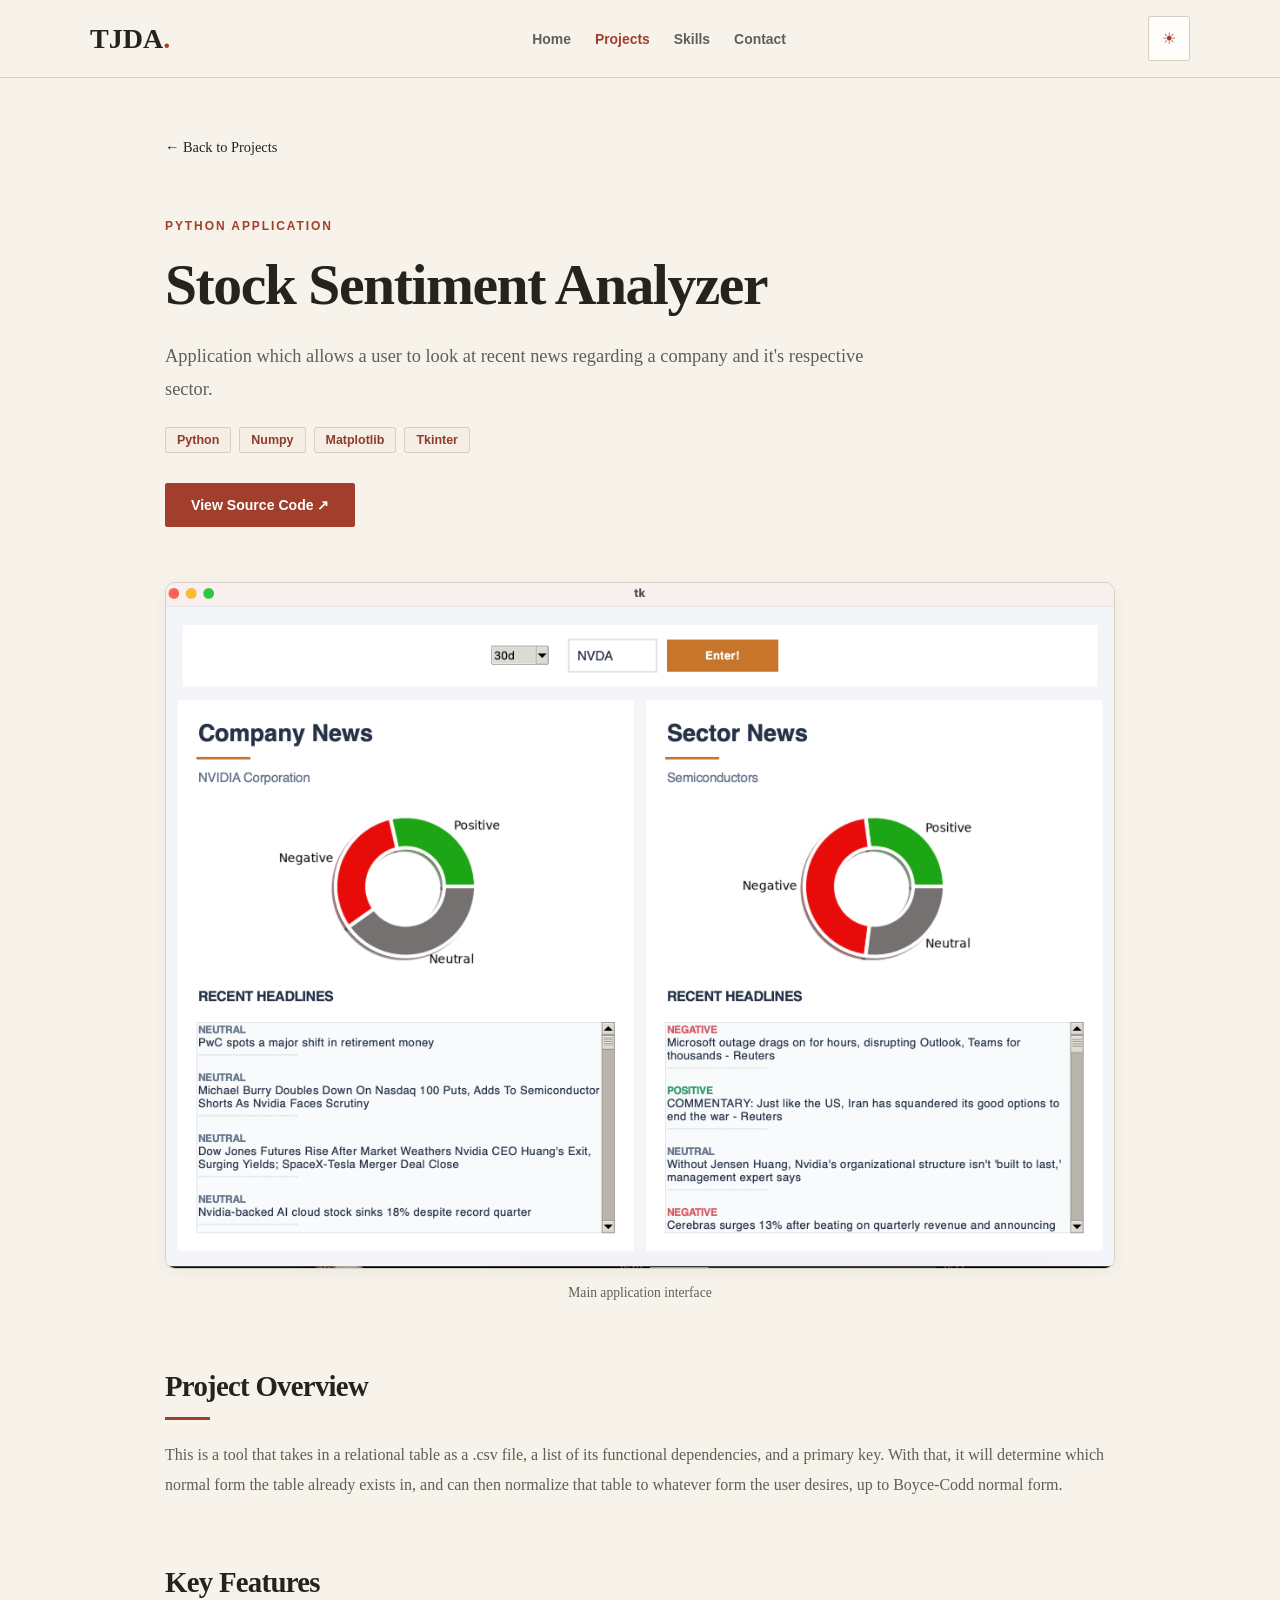
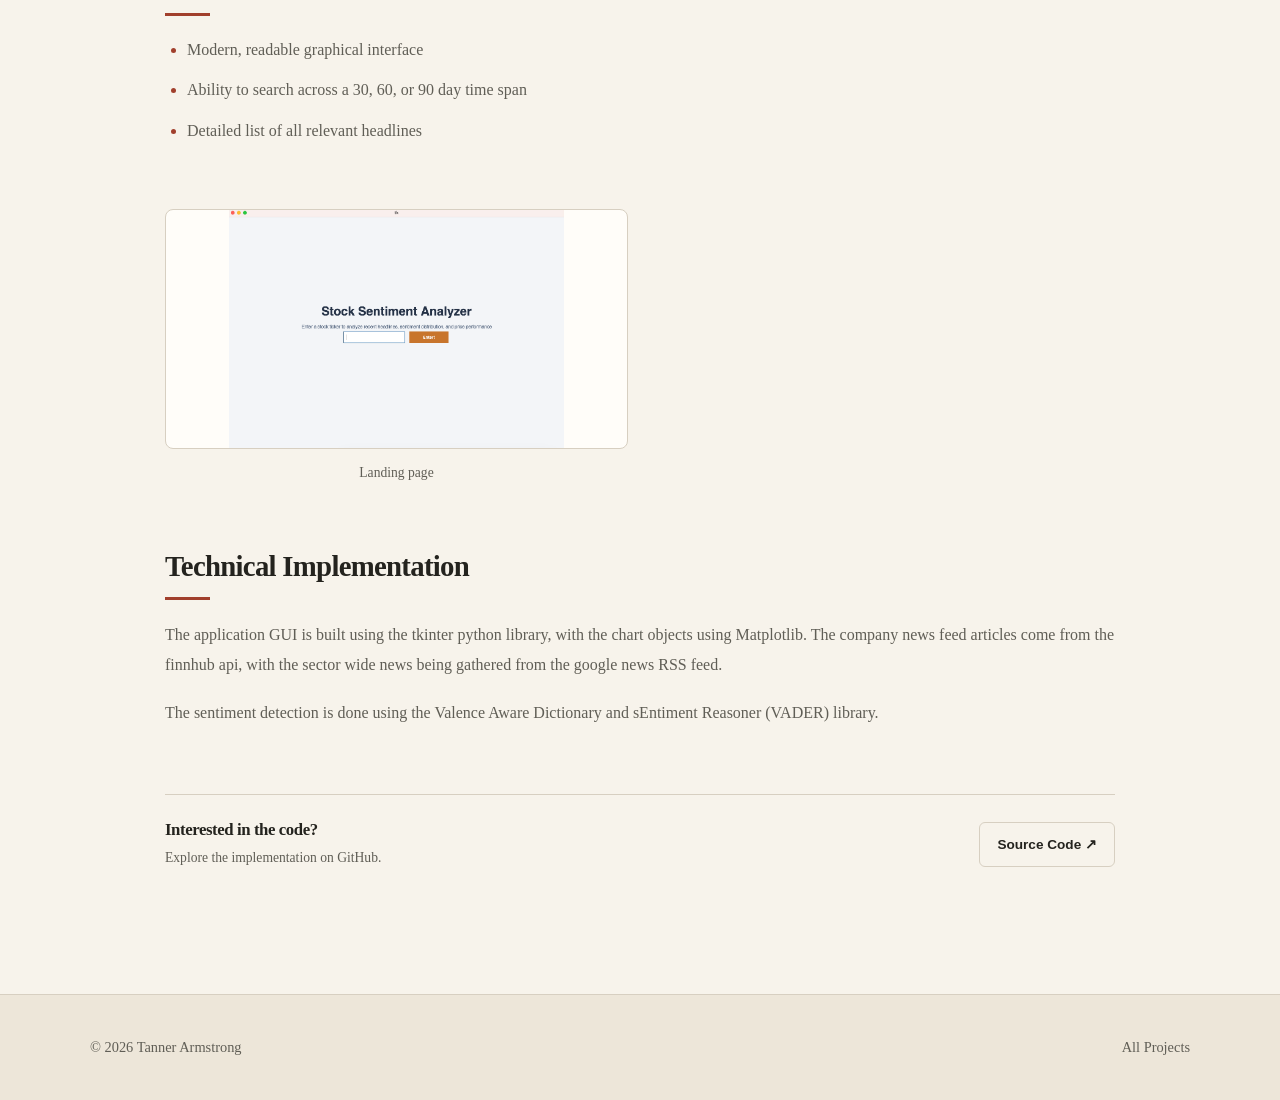
<file: projects/stock_sent.html>
<!DOCTYPE html>
<html lang="en">
<head>
    <meta charset="UTF-8">
    <meta name="viewport"
          content="width=device-width, initial-scale=1.0">

    <title>Stock Sentiment Analyzer | Portfolio</title>

    <link rel="stylesheet" href="../css/style_cream.css">
    <link rel="stylesheet" href="../css/project-detail.css">

    <script src="../js/main.js" defer></script>
</head>

<body>

    <!-- NAVIGATION -->
    <header class="site-header">
        <nav class="navbar container">

            <a href="../index.html" class="logo">
                TJDA<span>.</span>
            </a>

            <div class="nav-links">
                <a href="../index.html">Home</a>
                <a href="../projects.html"
                   class="active">Projects</a>
                <a href="../index.html#skills">Skills</a>
                <a href="../index.html#contact">Contact</a>
            </div>

            <button class="theme-toggle"
                    type="button"
                    aria-label="Toggle dark mode">
                ☀
            </button>

        </nav>
    </header>


    <main class="project-detail container">

        <!-- BACK LINK -->
        <a href="../projects.html" class="back-link">
            ← Back to Projects
        </a>


        <!-- PROJECT HEADER -->
        <section class="detail-header">

            <p class="eyebrow">
                PYTHON APPLICATION
            </p>

            <h1>Stock Sentiment Analyzer</h1>

            <p class="detail-summary">
                Application which allows a user to look at recent news regarding a
                company and it's respective sector.
            </p>

            <div class="project-tags">
                <span>Python</span>
                <span>Numpy</span>
                <span>Matplotlib</span>
                <span>Tkinter</span>
            </div>

            <div class="detail-actions">
                <a href="https://github.com/tannerJDA/stock-sentiment-analyzer"
                   class="btn btn-primary"
                   target="_blank"
                   rel="noopener noreferrer">
                    View Source Code ↗
                </a>
            </div>

        </section>


        <!-- MAIN SCREENSHOT -->
        <section class="detail-section">

            <figure class="hero-screenshot">

                <img
                    src="../assets/images/stock_sent/hero.png"
                    alt="Main sentiment analyzer interface"
                >

                <figcaption>
                    Main application interface
                </figcaption>

            </figure>

        </section>


        <!-- OVERVIEW -->
        <section class="detail-section">

            <h2>Project Overview</h2>

            <p>
                This is a tool that takes in a relational table as a .csv file,
                a list of its functional dependencies, and a primary key. With that,
                it will determine which normal form the table already exists in, and can
                then normalize that table to whatever form the user desires, up to
                Boyce-Codd normal form.
            </p>

        </section>


        <!-- FEATURES -->
        <section class="detail-section">

            <h2>Key Features</h2>

            <ul class="detail-features">
                <li>
                    Modern, readable graphical interface
                </li>
                <li>
                    Ability to search across a 30, 60, or 90 day time span
                </li>
                <li>
                    Detailed list of all relevant headlines
                </li>
            </ul>

        </section>


        <!-- SCREENSHOTS -->
        <section class="detail-section">

            <!--
            <h2>Application Screenshots</h2>

            <p>
                
            </p>
            -->

            <div class="screenshot-grid">

                <figure>
                    <img
                        src="../assets/images/stock_sent/landing_page.png"
                        alt="Stock sentiment analyzer landing page"
                        loading="lazy"
                    >

                    <figcaption>
                        Landing page
                    </figcaption>
                </figure>

            </div>

        </section>
        

        <!-- TECHNICAL IMPLEMENTATION -->
        <section class="detail-section">

            <h2>Technical Implementation</h2>

            <p>
                The application GUI is built using the tkinter python library, with the chart objects
                using Matplotlib. The company news feed articles come from the finnhub api, with the 
                sector wide news being gathered from the google news RSS feed.
            </p>

            <p>
                The sentiment detection is done using the Valence Aware Dictionary and sEntiment Reasoner
                (VADER) library.
            </p>

        </section>
        


        <!-- SOURCE CODE -->
        <section class="source-section">

            <div class="source-info">
                <h3>Interested in the code?</h3>
                <p>Explore the implementation on GitHub.</p>
            </div>

            <a href="https://github.com/tannerJDA/RDBMS_Normalizer"
            class="source-link"
            target="_blank"
            rel="noopener noreferrer">
                Source Code ↗
            </a>

        </section>

    </main>


    <footer class="site-footer">
        <div class="container footer-content">
            <p>© <span id="year"></span> Tanner Armstrong</p>
            <a href="../projects.html">All Projects</a>
        </div>
    </footer>

</body>
</html>
</file>
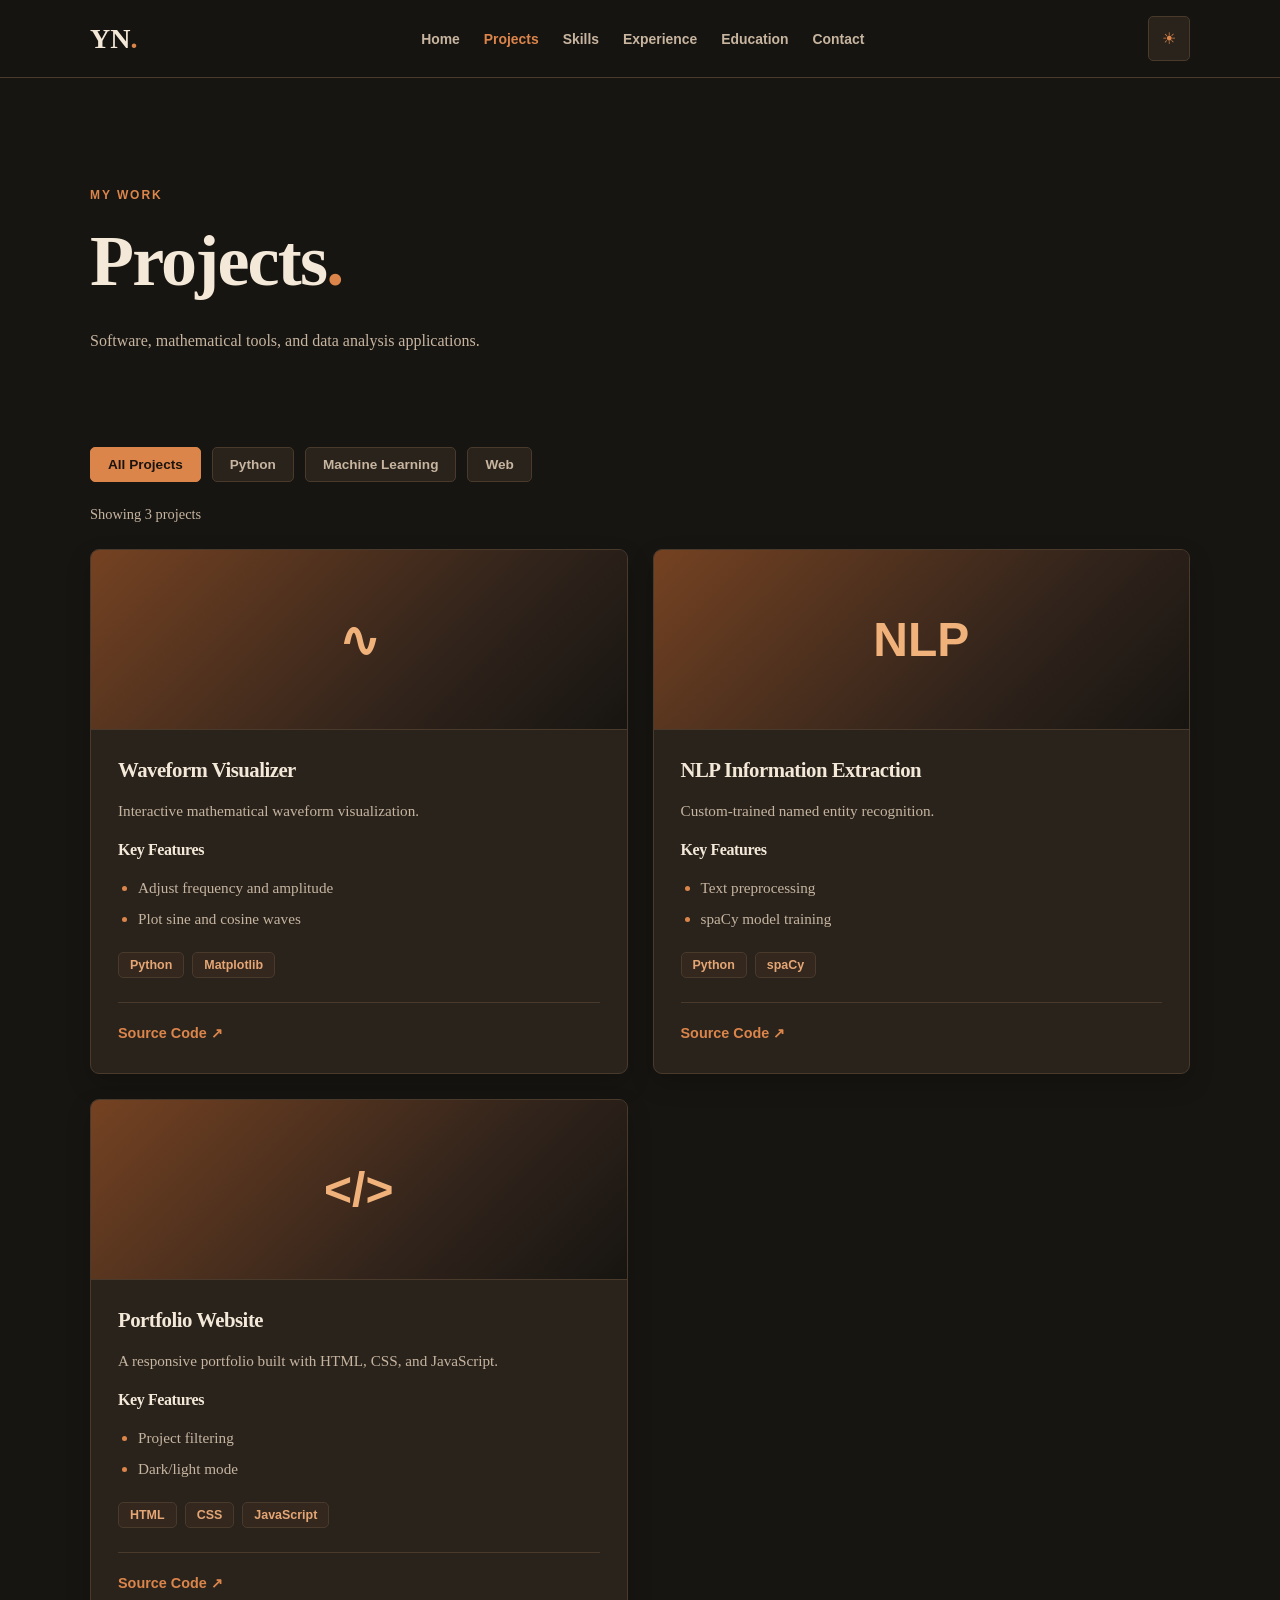
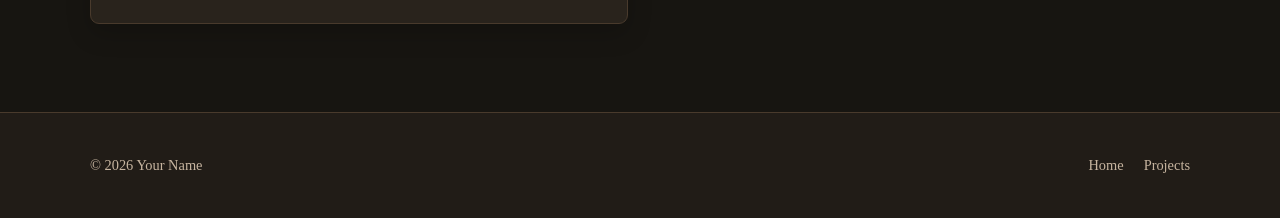
<file: css/portfolio_complete_theme_examples/01_rustic_ember/projects.html>
<!doctype html>
<html lang="en"><head><meta charset="UTF-8"><meta name="viewport" content="width=device-width, initial-scale=1">
<title>Projects | Your Name</title><link rel="stylesheet" href="./css/style.css"><script src="./js/main.js" defer></script></head>
<body>
<header class="site-header"><nav class="navbar container"><a class="logo" href="./index.html">YN<span>.</span></a>
<div class="nav-links"><a href="./index.html">Home</a><a class="active" href="./projects.html">Projects</a><a href="./index.html#skills">Skills</a><a href="./index.html#experience">Experience</a><a href="./index.html#education">Education</a><a href="./index.html#contact">Contact</a></div>
<button class="theme-toggle" type="button" aria-label="Toggle theme">☀</button></nav></header>
<main><section class="page-hero container"><p class="eyebrow">MY WORK</p><h1>Projects<span>.</span></h1><p>Software, mathematical tools, and data analysis applications.</p></section>
<section class="section projects-section"><div class="container">
<div class="project-filters" role="group" aria-label="Filter projects">
<button class="filter-btn active" data-filter="all" aria-pressed="true">All Projects</button>
<button class="filter-btn" data-filter="python" aria-pressed="false">Python</button>
<button class="filter-btn" data-filter="machine-learning" aria-pressed="false">Machine Learning</button>
<button class="filter-btn" data-filter="web" aria-pressed="false">Web</button></div>
<p class="project-count" aria-live="polite"></p>
<div class="project-grid">
<article class="project-card" id="waveform" data-category="python"><div class="project-image"><span>∿</span></div><div class="project-content"><h2>Waveform Visualizer</h2><p>Interactive mathematical waveform visualization.</p><h3>Key Features</h3><ul class="feature-list"><li>Adjust frequency and amplitude</li><li>Plot sine and cosine waves</li></ul><div class="project-tags"><span>Python</span><span>Matplotlib</span></div><div class="project-links"><a href="https://github.com/">Source Code ↗</a></div></div></article>
<article class="project-card" id="nlp" data-category="python machine-learning"><div class="project-image"><span>NLP</span></div><div class="project-content"><h2>NLP Information Extraction</h2><p>Custom-trained named entity recognition.</p><h3>Key Features</h3><ul class="feature-list"><li>Text preprocessing</li><li>spaCy model training</li></ul><div class="project-tags"><span>Python</span><span>spaCy</span></div><div class="project-links"><a href="https://github.com/">Source Code ↗</a></div></div></article>
<article class="project-card" id="portfolio" data-category="web"><div class="project-image"><span>&lt;/&gt;</span></div><div class="project-content"><h2>Portfolio Website</h2><p>A responsive portfolio built with HTML, CSS, and JavaScript.</p><h3>Key Features</h3><ul class="feature-list"><li>Project filtering</li><li>Dark/light mode</li></ul><div class="project-tags"><span>HTML</span><span>CSS</span><span>JavaScript</span></div><div class="project-links"><a href="https://github.com/">Source Code ↗</a></div></div></article>
</div></div></section></main>
<footer class="site-footer"><div class="container footer-content"><p>© <span id="year"></span> Your Name</p><div class="footer-links"><a href="./index.html">Home</a><a href="./projects.html">Projects</a></div></div></footer>
</body></html>
</file>
<file: css/style_cream.css>
/* 04 Editorial Cream — Portfolio theme
   Compatible with index.html and projects.html
*/

:root {
    --bg: #f7f3eb;
    --bg-alt: #ede6d9;
    --card: #fffdf9;
    --text: #24231e;
    --muted: #605e56;
    --accent: #a13f2c;
    --accent-hover: #bf5d45;
    --button-text: #fff;
    --border: #d7cfc1;
    --header-bg: rgba(247,243,235,.97);
    --tint: #f4ded6;
    --tag-bg: #f6eee5;
    --tag-text: #8e3c2e;
    --image-bg: linear-gradient(135deg,#dac3a4,#f2e6d5 65%);
    --image-text: #814737;
    --shadow: 0 4px 16px rgba(53,42,23,.05);
    --radius: 3px;
    --radius-sm: 2px;
    --font-body: Georgia,serif;
    --font-heading: Georgia,serif;
    --font-ui: Arial,sans-serif;
}

body.light-mode {
    --bg: #20201c;
    --bg-alt: #2a2924;
    --card: #34312b;
    --text: #f7f2e8;
    --muted: #c9c1b5;
    --accent: #e59a81;
    --accent-hover: #f2b8a3;
    --button-text: #28211d;
    --border: #514b41;
    --header-bg: rgba(32,32,28,.97);
    --tint: #46352f;
    --tag-bg: #403830;
    --tag-text: #f0b6a0;
    --image-bg: linear-gradient(135deg,#805f4b,#38312a);
    --image-text: #f2c5aa;
    --shadow: 0 5px 18px rgba(0,0,0,.13);
}

* {
    box-sizing: border-box;
}

html {
    scroll-behavior: smooth;
    scroll-padding-top: 110px;
}

body {
    margin: 0;
    background: var(--bg);
    color: var(--text);
    font-family: var(--font-body);
    line-height: 1.7;
    transition: background .2s,color .2s;
}

a {
    color: inherit;
    text-decoration: none;
}

button {
    font: inherit;
}

a:focus-visible,button:focus-visible {
    outline: 3px solid var(--accent);
    outline-offset: 3px;
}

.container {
    width: min(1100px,90%);
    margin-inline: auto;
}

.section {
    padding: 88px 0;
}

.section-alt {
    background: var(--bg-alt);
}

h1,h2,h3,h4 {
    font-family: var(--font-heading);
    line-height: 1.24;
    letter-spacing: -.025em;
}

.eyebrow {
    font-family: var(--font-ui);
    font-size: .75rem;
    letter-spacing: .16em;
    font-weight: 750;
    color: var(--accent);
    text-transform: uppercase;
}

.section-heading {
    margin-bottom: 40px;
}

.section-heading h2 {
    font-size: clamp(2rem,4vw,2.8rem);
    margin: 6px 0 14px;
}

.section-heading h2:after {
    content: "";
    display: block;
    background: var(--accent);
    width: 55px;
    height: 3px;
    margin-top: 14px;
}

.section-heading p:not(.eyebrow),.about-text {
    color: var(--muted);
}

.about-text {
    max-width: 820px;
    font-size: 1.08rem;
}

.site-header {
    position: sticky;
    top: 0;
    z-index: 10;
    background: var(--header-bg);
    border-bottom: 1px solid var(--border);
    backdrop-filter: blur(12px);
}

.navbar {
    display: flex;
    align-items: center;
    justify-content: space-between;
    gap: 22px;
    min-height: 77px;
}

.logo {
    font-family: var(--font-heading);
    font-weight: 800;
    font-size: 1.75rem;
}

.logo span,.page-hero h1 span,.hero h1 span {
    color: var(--accent);
}

.nav-links {
    display: flex;
    align-items: center;
    gap: 24px;
    flex-wrap: wrap;
}

.nav-links a {
    font: 600 .87rem var(--font-ui);
    color: var(--muted);
}

.nav-links a:hover,.nav-links a.active {
    color: var(--accent);
}

.theme-toggle {
    background: var(--card);
    color: var(--accent);
    border: 1px solid var(--border);
    border-radius: var(--radius-sm);
    padding: 8px 13px;
    cursor: pointer;
}

.hero {
    display: flex;
    align-items: center;
    min-height: 72vh;
    padding: 95px 0 105px;
}

.hero-content {
    max-width: 790px;
}

.hero h1 {
    font-size: clamp(2.8rem,6vw,5rem);
    margin: 12px 0;
}

.hero h2 {
    font-size: clamp(1.2rem,3vw,1.7rem);
    font-weight: 500;
    color: var(--muted);
}

.hero-description {
    color: var(--muted);
    max-width: 630px;
    font-size: 1.08rem;
    margin: 24px 0 33px;
}

.hero-buttons,.social-links {
    display: flex;
    flex-wrap: wrap;
    gap: 15px;
}

.social-links {
    margin-top: 30px;
    color: var(--muted);
    font: 600 .9rem var(--font-ui);
}

.social-links a:hover {
    color: var(--accent);
}

.btn {
    display: inline-block;
    font: 700 .88rem var(--font-ui);
    padding: 13px 25px;
    border-radius: var(--radius-sm);
    transition: transform .2s,background .2s,border-color .2s;
}

.btn:hover {
    transform: translateY(-3px);
}

.btn-primary {
    background: var(--accent);
    border: 1px solid var(--accent);
    color: var(--button-text);
}

.btn-primary:hover {
    background: var(--accent-hover);
    border-color: var(--accent-hover);
}

.btn-outline {
    border: 1px solid var(--accent);
    color: var(--accent);
}

.btn-outline:hover {
    background: var(--tint);
}

.project-grid {
    display: grid;
    grid-template-columns: repeat(2,minmax(0,1fr));
    gap: 25px;
}

.project-card {
    background: var(--card);
    border: 1px solid var(--border);
    border-radius: var(--radius);
    overflow: hidden;
    box-shadow: var(--shadow);
    transition: transform .25s,border-color .25s;
}

.project-card:hover {
    transform: translateY(-5px);
    border-color: var(--accent);
}

.project-image {
    height: 180px;
    background: var(--image-bg);
    display: flex;
    align-items: center;
    justify-content: center;
    border-bottom: 1px solid var(--border);
}

.project-image span {
    font: 800 3rem var(--font-ui);
    color: var(--image-text);
}

.project-content {
    padding: 27px;
}

.project-content h2,.project-content>h3:first-child {
    font-size: 1.3rem;
    margin: 0 0 12px;
}

.project-content>h3:not(:first-child) {
    font-size: 1rem;
    margin-bottom: 8px;
}

.project-content p,.feature-list {
    color: var(--muted);
    font-size: .95rem;
}

.feature-list {
    padding-left: 20px;
}

.feature-list li {
    margin-bottom: 5px;
}

.feature-list li::marker {
    color: var(--accent);
}

.project-tags,.skill-list {
    display: flex;
    flex-wrap: wrap;
    gap: 8px;
}

.project-tags {
    margin-top: 20px;
}

.project-tags span,.skill-list span {
    background: var(--tag-bg);
    color: var(--tag-text);
    border: 1px solid var(--border);
    padding: 5px 11px;
    border-radius: var(--radius-sm);
    font: 600 .78rem var(--font-ui);
}

.project-links {
    margin-top: 24px;
    padding-top: 16px;
    border-top: 1px solid var(--border);
}

.project-links a {
    color: var(--accent);
    font: 700 .9rem var(--font-ui);
}

.project-links a:hover {
    text-decoration: underline;
}

.section-footer {
    text-align: center;
    margin-top: 45px;
}

.page-hero {
    padding-top: 95px;
    padding-bottom: 55px;
}

.page-hero h1 {
    font-size: clamp(3rem,6vw,4.5rem);
    margin: 10px 0 20px;
}

.page-hero>p:last-child {
    color: var(--muted);
    max-width: 700px;
}

.projects-section {
    padding-top: 22px;
}

.project-filters {
    display: flex;
    flex-wrap: wrap;
    gap: 11px;
    margin-bottom: 20px;
}

.filter-btn {
    background: var(--card);
    border: 1px solid var(--border);
    color: var(--muted);
    border-radius: var(--radius-sm);
    padding: 9px 17px;
    cursor: pointer;
    font: 600 .85rem var(--font-ui);
}

.filter-btn:hover,.filter-btn.active {
    background: var(--accent);
    border-color: var(--accent);
    color: var(--button-text);
}

.project-count {
    color: var(--muted);
    font-size: .9rem;
    margin-bottom: 23px;
}

.project-card[hidden] {
    display: none;
}

.skills-grid {
    display: grid;
    grid-template-columns: repeat(3,minmax(0,1fr));
    gap: 22px;
}

.skill-group,.education-card {
    background: var(--card);
    border: 1px solid var(--border);
    border-radius: var(--radius);
    padding: 26px;
}

.skill-group h3 {
    margin-top: 0;
    font-size: 1.15rem;
}

.timeline-item {
    border-left: 3px solid var(--accent);
    padding: 0 0 10px 25px;
    margin-bottom: 35px;
}

.timeline-header {
    display: flex;
    justify-content: space-between;
    flex-wrap: wrap;
    gap: 20px;
}

.timeline-header h3,.education-card h3 {
    margin: 0;
}

.organization,.timeline-date,.timeline-item ul {
    color: var(--muted);
}

.timeline-date {
    font-size: .9rem;
}

.timeline-item ul {
    padding-left: 20px;
}

.education-card h4 {
    margin-bottom: 12px;
}

.contact-section {
    text-align: center;
    max-width: 700px;
}

.contact-section h2 {
    font-size: 2.5rem;
}

.contact-section>p:not(.eyebrow) {
    color: var(--muted);
    margin-bottom: 30px;
}

.site-footer {
    border-top: 1px solid var(--border);
    background: var(--bg-alt);
    padding: 26px 0;
}

.footer-content {
    display: flex;
    justify-content: space-between;
    align-items: center;
    flex-wrap: wrap;
    gap: 20px;
    color: var(--muted);
    font-size: .9rem;
}

.footer-links {
    display: flex;
    flex-wrap: wrap;
    gap: 20px;
}

.footer-links a:hover {
    color: var(--accent);
}

@media (max-width:800px) {
    .navbar {
        flex-wrap: wrap;
        padding: 15px 0;
    }

    .nav-links {
        order: 3;
        width: 100%;
        justify-content: center;
        gap: 14px;
    }

    .project-grid,.skills-grid {
        grid-template-columns: 1fr;
    }

    .hero {
        min-height: auto;
        padding: 100px 0;
    }

    .section {
        padding: 65px 0;
    }
}

@media (max-width:480px) {
    .project-content {
        padding: 20px;
    }

    .hero-buttons {
        flex-direction: column;
        align-items: flex-start;
    }

    .page-hero {
        padding-top: 65px;
    }

    .project-image {
        height: 150px;
    }
}

@media (prefers-reduced-motion:reduce) {
    html {
        scroll-behavior: auto;
    }

    .project-card,.btn,body {
        transition: none;
    }
}



/* ==========================================
   WORK HISTORY REFERENCES
========================================== */

.work-reference {
    display: flex;
    flex-wrap: wrap;
    align-items: center;
    gap: 6px 12px;

    margin-top: 18px;
    padding-top: 12px;

    border-top: 1px solid var(--border);

    font-size: 0.8rem;
    color: var(--muted);
}

.reference-label {
    color: var(--accent-light);
    font-weight: 600;
}

.work-reference a {
    color: var(--muted);
    text-decoration: none;
}

.work-reference a:hover {
    color: var(--accent-light);
    text-decoration: underline;
}
</file>
<file: css/portfolio_complete_theme_examples/01_rustic_ember/css/style.css>
/* 01 Rustic Ember — Portfolio theme
   Compatible with index.html and projects.html
*/

:root {
    --bg: #171511;
    --bg-alt: #211c17;
    --card: #29231c;
    --text: #f4e9d9;
    --muted: #c7b5a0;
    --accent: #dc854b;
    --accent-hover: #e9a775;
    --button-text: #1b130d;
    --border: #493a2c;
    --header-bg: rgba(23,21,17,.96);
    --tint: #3d2a1c;
    --tag-bg: #33271e;
    --tag-text: #e5a675;
    --image-bg: linear-gradient(135deg,#754222,#30231b 65%,#171511);
    --image-text: #f0b27a;
    --shadow: 0 10px 25px rgba(0,0,0,.18);
    --radius: 9px;
    --radius-sm: 5px;
    --font-body: Georgia,serif;
    --font-heading: Georgia,serif;
    --font-ui: Arial,sans-serif;
}

body.light-mode {
    --bg: #f7efe3;
    --bg-alt: #ebdfce;
    --card: #fffaf3;
    --text: #382719;
    --muted: #716050;
    --accent: #a95025;
    --accent-hover: #c66d37;
    --button-text: #fff8ef;
    --border: #dac6ae;
    --header-bg: rgba(247,239,227,.96);
    --tint: #f4dbc6;
    --tag-bg: #f6e8d7;
    --tag-text: #91451f;
    --image-bg: linear-gradient(135deg,#d99a64,#f0d8bb);
    --image-text: #54311e;
    --shadow: 0 8px 22px rgba(78,43,19,.09);
}

* {
    box-sizing: border-box;
}

html {
    scroll-behavior: smooth;
    scroll-padding-top: 110px;
}

body {
    margin: 0;
    background: var(--bg);
    color: var(--text);
    font-family: var(--font-body);
    line-height: 1.7;
    transition: background .2s,color .2s;
}

a {
    color: inherit;
    text-decoration: none;
}

button {
    font: inherit;
}

a:focus-visible,button:focus-visible {
    outline: 3px solid var(--accent);
    outline-offset: 3px;
}

.container {
    width: min(1100px,90%);
    margin-inline: auto;
}

.section {
    padding: 88px 0;
}

.section-alt {
    background: var(--bg-alt);
}

h1,h2,h3,h4 {
    font-family: var(--font-heading);
    line-height: 1.24;
    letter-spacing: -.025em;
}

.eyebrow {
    font-family: var(--font-ui);
    font-size: .75rem;
    letter-spacing: .16em;
    font-weight: 750;
    color: var(--accent);
    text-transform: uppercase;
}

.section-heading {
    margin-bottom: 40px;
}

.section-heading h2 {
    font-size: clamp(2rem,4vw,2.8rem);
    margin: 6px 0 14px;
}

.section-heading h2:after {
    content: "";
    display: block;
    background: var(--accent);
    width: 55px;
    height: 3px;
    margin-top: 14px;
}

.section-heading p:not(.eyebrow),.about-text {
    color: var(--muted);
}

.about-text {
    max-width: 820px;
    font-size: 1.08rem;
}

.site-header {
    position: sticky;
    top: 0;
    z-index: 10;
    background: var(--header-bg);
    border-bottom: 1px solid var(--border);
    backdrop-filter: blur(12px);
}

.navbar {
    display: flex;
    align-items: center;
    justify-content: space-between;
    gap: 22px;
    min-height: 77px;
}

.logo {
    font-family: var(--font-heading);
    font-weight: 800;
    font-size: 1.75rem;
}

.logo span,.page-hero h1 span,.hero h1 span {
    color: var(--accent);
}

.nav-links {
    display: flex;
    align-items: center;
    gap: 24px;
    flex-wrap: wrap;
}

.nav-links a {
    font: 600 .87rem var(--font-ui);
    color: var(--muted);
}

.nav-links a:hover,.nav-links a.active {
    color: var(--accent);
}

.theme-toggle {
    background: var(--card);
    color: var(--accent);
    border: 1px solid var(--border);
    border-radius: var(--radius-sm);
    padding: 8px 13px;
    cursor: pointer;
}

.hero {
    display: flex;
    align-items: center;
    min-height: 72vh;
    padding: 95px 0 105px;
}

.hero-content {
    max-width: 790px;
}

.hero h1 {
    font-size: clamp(2.8rem,6vw,5rem);
    margin: 12px 0;
}

.hero h2 {
    font-size: clamp(1.2rem,3vw,1.7rem);
    font-weight: 500;
    color: var(--muted);
}

.hero-description {
    color: var(--muted);
    max-width: 630px;
    font-size: 1.08rem;
    margin: 24px 0 33px;
}

.hero-buttons,.social-links {
    display: flex;
    flex-wrap: wrap;
    gap: 15px;
}

.social-links {
    margin-top: 30px;
    color: var(--muted);
    font: 600 .9rem var(--font-ui);
}

.social-links a:hover {
    color: var(--accent);
}

.btn {
    display: inline-block;
    font: 700 .88rem var(--font-ui);
    padding: 13px 25px;
    border-radius: var(--radius-sm);
    transition: transform .2s,background .2s,border-color .2s;
}

.btn:hover {
    transform: translateY(-3px);
}

.btn-primary {
    background: var(--accent);
    border: 1px solid var(--accent);
    color: var(--button-text);
}

.btn-primary:hover {
    background: var(--accent-hover);
    border-color: var(--accent-hover);
}

.btn-outline {
    border: 1px solid var(--accent);
    color: var(--accent);
}

.btn-outline:hover {
    background: var(--tint);
}

.project-grid {
    display: grid;
    grid-template-columns: repeat(2,minmax(0,1fr));
    gap: 25px;
}

.project-card {
    background: var(--card);
    border: 1px solid var(--border);
    border-radius: var(--radius);
    overflow: hidden;
    box-shadow: var(--shadow);
    transition: transform .25s,border-color .25s;
}

.project-card:hover {
    transform: translateY(-5px);
    border-color: var(--accent);
}

.project-image {
    height: 180px;
    background: var(--image-bg);
    display: flex;
    align-items: center;
    justify-content: center;
    border-bottom: 1px solid var(--border);
}

.project-image span {
    font: 800 3rem var(--font-ui);
    color: var(--image-text);
}

.project-content {
    padding: 27px;
}

.project-content h2,.project-content>h3:first-child {
    font-size: 1.3rem;
    margin: 0 0 12px;
}

.project-content>h3:not(:first-child) {
    font-size: 1rem;
    margin-bottom: 8px;
}

.project-content p,.feature-list {
    color: var(--muted);
    font-size: .95rem;
}

.feature-list {
    padding-left: 20px;
}

.feature-list li {
    margin-bottom: 5px;
}

.feature-list li::marker {
    color: var(--accent);
}

.project-tags,.skill-list {
    display: flex;
    flex-wrap: wrap;
    gap: 8px;
}

.project-tags {
    margin-top: 20px;
}

.project-tags span,.skill-list span {
    background: var(--tag-bg);
    color: var(--tag-text);
    border: 1px solid var(--border);
    padding: 5px 11px;
    border-radius: var(--radius-sm);
    font: 600 .78rem var(--font-ui);
}

.project-links {
    margin-top: 24px;
    padding-top: 16px;
    border-top: 1px solid var(--border);
}

.project-links a {
    color: var(--accent);
    font: 700 .9rem var(--font-ui);
}

.project-links a:hover {
    text-decoration: underline;
}

.section-footer {
    text-align: center;
    margin-top: 45px;
}

.page-hero {
    padding-top: 95px;
    padding-bottom: 55px;
}

.page-hero h1 {
    font-size: clamp(3rem,6vw,4.5rem);
    margin: 10px 0 20px;
}

.page-hero>p:last-child {
    color: var(--muted);
    max-width: 700px;
}

.projects-section {
    padding-top: 22px;
}

.project-filters {
    display: flex;
    flex-wrap: wrap;
    gap: 11px;
    margin-bottom: 20px;
}

.filter-btn {
    background: var(--card);
    border: 1px solid var(--border);
    color: var(--muted);
    border-radius: var(--radius-sm);
    padding: 9px 17px;
    cursor: pointer;
    font: 600 .85rem var(--font-ui);
}

.filter-btn:hover,.filter-btn.active {
    background: var(--accent);
    border-color: var(--accent);
    color: var(--button-text);
}

.project-count {
    color: var(--muted);
    font-size: .9rem;
    margin-bottom: 23px;
}

.project-card[hidden] {
    display: none;
}

.skills-grid {
    display: grid;
    grid-template-columns: repeat(3,minmax(0,1fr));
    gap: 22px;
}

.skill-group,.education-card {
    background: var(--card);
    border: 1px solid var(--border);
    border-radius: var(--radius);
    padding: 26px;
}

.skill-group h3 {
    margin-top: 0;
    font-size: 1.15rem;
}

.timeline-item {
    border-left: 3px solid var(--accent);
    padding: 0 0 10px 25px;
    margin-bottom: 35px;
}

.timeline-header {
    display: flex;
    justify-content: space-between;
    flex-wrap: wrap;
    gap: 20px;
}

.timeline-header h3,.education-card h3 {
    margin: 0;
}

.organization,.timeline-date,.timeline-item ul {
    color: var(--muted);
}

.timeline-date {
    font-size: .9rem;
}

.timeline-item ul {
    padding-left: 20px;
}

.education-card h4 {
    margin-bottom: 12px;
}

.contact-section {
    text-align: center;
    max-width: 700px;
}

.contact-section h2 {
    font-size: 2.5rem;
}

.contact-section>p:not(.eyebrow) {
    color: var(--muted);
    margin-bottom: 30px;
}

.site-footer {
    border-top: 1px solid var(--border);
    background: var(--bg-alt);
    padding: 26px 0;
}

.footer-content {
    display: flex;
    justify-content: space-between;
    align-items: center;
    flex-wrap: wrap;
    gap: 20px;
    color: var(--muted);
    font-size: .9rem;
}

.footer-links {
    display: flex;
    flex-wrap: wrap;
    gap: 20px;
}

.footer-links a:hover {
    color: var(--accent);
}

@media (max-width:800px) {
    .navbar {
        flex-wrap: wrap;
        padding: 15px 0;
    }

    .nav-links {
        order: 3;
        width: 100%;
        justify-content: center;
        gap: 14px;
    }

    .project-grid,.skills-grid {
        grid-template-columns: 1fr;
    }

    .hero {
        min-height: auto;
        padding: 100px 0;
    }

    .section {
        padding: 65px 0;
    }
}

@media (max-width:480px) {
    .project-content {
        padding: 20px;
    }

    .hero-buttons {
        flex-direction: column;
        align-items: flex-start;
    }

    .page-hero {
        padding-top: 65px;
    }

    .project-image {
        height: 150px;
    }
}

@media (prefers-reduced-motion:reduce) {
    html {
        scroll-behavior: auto;
    }

    .project-card,.btn,body {
        transition: none;
    }
}
</file>
<file: css/project-detail.css>
/* ==================================
   INDIVIDUAL PROJECT PAGES
================================== */

.project-detail {
    max-width: 950px;
    padding-top: 55px;
    padding-bottom: 100px;
}

/* BACK NAVIGATION */

.back-link {
    display: inline-block;
    color: var(--accent-light);
    font-size: 0.9rem;
    margin-bottom: 45px;
}

.back-link:hover {
    text-decoration: underline;
}


/* PROJECT HEADER */

.detail-header {
    margin-bottom: 55px;
}

.detail-header h1 {
    font-size: clamp(2.3rem, 5vw, 3.6rem);
    margin: 12px 0 20px;
}

.detail-summary {
    max-width: 750px;
    font-size: 1.15rem;
    color: var(--muted);
    line-height: 1.8;
}

.detail-actions {
    margin-top: 30px;
}


/* CONTENT SECTIONS */

.detail-section {
    margin-bottom: 65px;
}

.detail-section h2 {
    font-size: 1.8rem;
    margin-bottom: 20px;
}

.detail-section h2::after {
    content: "";
    display: block;

    width: 45px;
    height: 3px;

    margin-top: 12px;
    background: var(--accent);
}

.detail-section p {
    color: var(--muted);
    line-height: 1.9;
    margin-bottom: 18px;
}


/* MAIN SCREENSHOT */

.hero-screenshot,
.screenshot-grid figure {
    margin: 0;
}

.hero-screenshot img {
    display: block;
    width: 100%;
    height: auto;

    border: 1px solid var(--border);
    border-radius: 10px;
    box-shadow: var(--shadow, 0 8px 30px rgba(0,0,0,.15));
}

figcaption {
    margin-top: 12px;
    color: var(--muted);
    font-size: 0.85rem;
    text-align: center;
}


/* FEATURE LIST */

.detail-features {
    padding-left: 22px;
    color: var(--muted);
}

.detail-features li {
    margin-bottom: 13px;
    line-height: 1.7;
}

.detail-features li::marker {
    color: var(--accent);
}


/* SCREENSHOT GALLERY */

.screenshot-grid {
    display: grid;
    grid-template-columns: repeat(2, minmax(0, 1fr));
    gap: 24px;
    margin-top: 30px;
}

.screenshot-grid img {
    display: block;
    width: 100%;
    height: 240px;
    object-fit: contain;

    background: var(--card);
    border: 1px solid var(--border);
    border-radius: 8px;
}


/* SOURCE CODE SECTION */
/* ==================================
   SOURCE CODE LINK
================================== */

.source-section {
    display: flex;
    justify-content: space-between;
    align-items: center;
    gap: 25px;

    margin-top: 60px;
    padding: 25px 0;

    border-top: 1px solid var(--border);

    background: transparent;
    text-align: left;
}

.source-info h3 {
    font-size: 1.05rem;
    margin: 0 0 5px;
}

.source-info p {
    color: var(--muted);
    font-size: 0.85rem;
    margin: 0;
}

.source-link {
    display: inline-block;
    flex-shrink: 0;

    padding: 10px 17px;

    color: var(--accent-light);
    border: 1px solid var(--border);
    border-radius: 6px;

    font-family: Arial, sans-serif;
    font-size: 0.85rem;
    font-weight: 600;

    transition:
        border-color 0.2s,
        color 0.2s;
}

.source-link:hover {
    border-color: var(--accent);
    color: var(--text);
}

@media (max-width: 600px) {
    .source-section {
        flex-direction: column;
        align-items: flex-start;
        gap: 15px;
    }
}

/* MOBILE */

@media (max-width: 700px) {

    .project-detail {
        padding-top: 35px;
    }

    .screenshot-grid {
        grid-template-columns: 1fr;
    }

    .screenshot-grid img {
        height: auto;
    }

    .source-section {
        padding: 25px;
    }
}


/* Project documentation */

.project-documentation {
    padding: 28px 0;
    margin: 50px 0;

    border-top: 1px solid var(--border);
    border-bottom: 1px solid var(--border);
}

.documentation-info h3 {
    font-size: 1.2rem;
    margin: 0 0 8px;
}

.documentation-info p {
    color: var(--muted);
    font-size: 0.9rem;
    max-width: 650px;
    line-height: 1.7;
}

.documentation-links {
    display: flex;
    flex-wrap: wrap;
    gap: 12px;
    margin-top: 20px;
}

.documentation-links .btn {
    font-size: 0.85rem;
    padding: 10px 18px;
}
</file>
